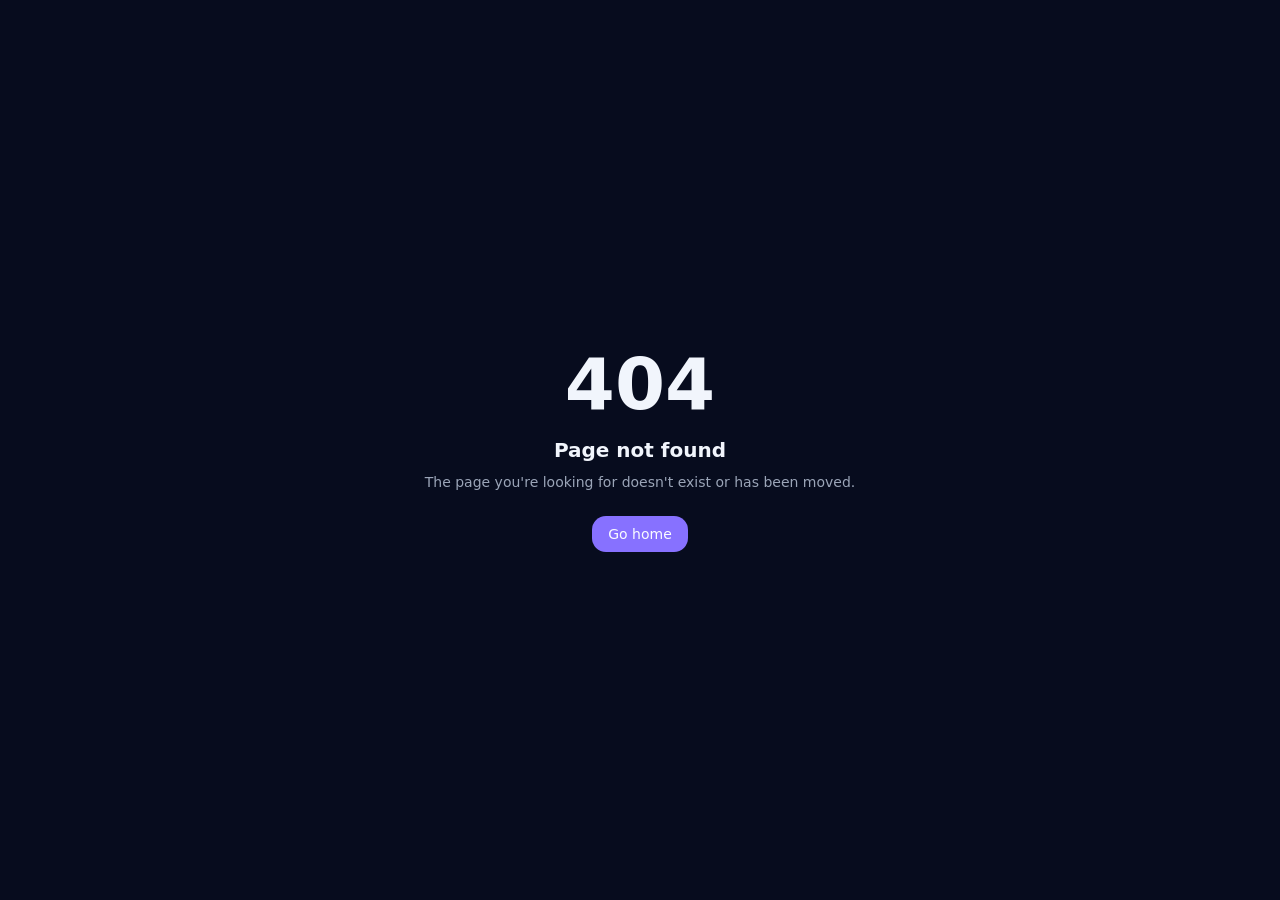
<file: static/paypal-dashboard/index.html>
<!doctype html>
<html lang="en">
  <head>
    <meta charset="UTF-8" />
    <meta name="viewport" content="width=device-width, initial-scale=1.0" />
    <title>Payroll Dashboard</title>
    <script type="module" crossorigin src="/static/paypal-dashboard/assets/index-DvsRJUWZ.js"></script>
    <link rel="stylesheet" crossorigin href="/static/paypal-dashboard/assets/index-XjizOmF6.css">
  </head>
  <body>
    <div id="root"></div>
  </body>
</html>
</file>
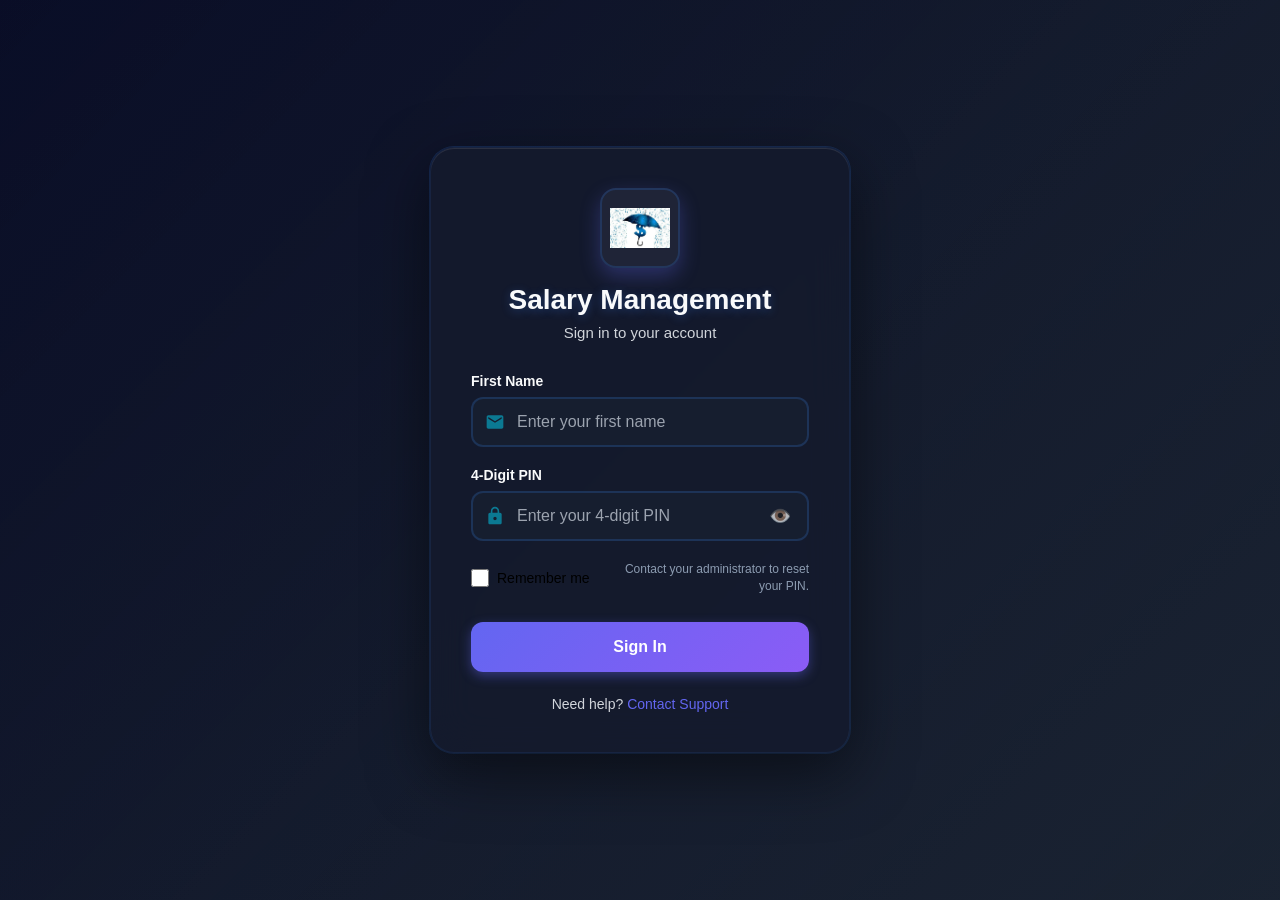
<file: templates/login.html>
<!DOCTYPE html>
<html lang="en">
<head>
    <meta charset="UTF-8">
    <meta name="viewport" content="width=device-width, initial-scale=1.0">
    <meta name="description" content="Salary Management System - Login">
    <title> Login</title>
    <link rel="icon" type="image/jpeg" href="/static/images/logo.jpg">
    <link rel="shortcut icon" type="image/jpeg" href="/static/images/logo.jpg">
    <link rel="apple-touch-icon" href="/static/images/logo.jpg">
    <link rel="manifest" href="/manifest.webmanifest">
    <meta name="theme-color" content="#0b1220">
    <style>
        * {
            margin: 0;
            padding: 0;
            box-sizing: border-box;
        }

        :root {
            --primary-color: #6366f1;
            --primary-dark: #4f46e5;
            --secondary-color: #8b5cf6;
            --accent-color: #ec4899;
            --dark-bg-1: #0a0e27;
            --dark-bg-2: #141b2d;
            --dark-bg-3: #1a2332;
            --chart-blue: #3b82f6;
            --chart-cyan: #06b6d4;
            --chart-purple: #8b5cf6;
            --chart-green: #10b981;
            --text-primary: #f9fafb;
            --text-secondary: #d1d5db;
            --white: #ffffff;
            --shadow: rgba(0, 0, 0, 0.3);
            --shadow-lg: rgba(0, 0, 0, 0.5);
        }

        body {
            font-family: -apple-system, BlinkMacSystemFont, 'Segoe UI', Roboto, 'Helvetica Neue', Arial, sans-serif;
            min-height: 100vh;
            display: flex;
            align-items: center;
            justify-content: center;
            background: linear-gradient(135deg, var(--dark-bg-1) 0%, var(--dark-bg-2) 50%, var(--dark-bg-3) 100%);
            position: relative;
            overflow-x: hidden;
            padding: 20px;
        }

        /* Moving Abstract Video Background */
        .background-animation {
            position: fixed;
            top: 0;
            left: 0;
            width: 100%;
            height: 100%;
            z-index: 0;
            overflow: hidden;
            background: linear-gradient(135deg, var(--dark-bg-1) 0%, var(--dark-bg-2) 50%, var(--dark-bg-3) 100%);
        }

        .background-video {
            position: absolute;
            top: 50%;
            left: 50%;
            min-width: 100%;
            min-height: 100%;
            width: auto;
            height: auto;
            transform: translate(-50%, -50%);
            object-fit: cover;
            opacity: 0.5;
            z-index: 1;
            filter: blur(0px);
            transition: opacity 1s ease-in-out;
        }

        /* Ensure video is ready */
        .background-video.loaded {
            opacity: 0.5;
        }

        /* Overlay for better readability and contrast */
        .video-overlay {
            position: absolute;
            top: 0;
            left: 0;
            width: 100%;
            height: 100%;
            background: linear-gradient(135deg, 
                rgba(10, 14, 39, 0.65) 0%, 
                rgba(20, 27, 45, 0.55) 50%, 
                rgba(26, 35, 50, 0.65) 100%);
            z-index: 2;
            pointer-events: none;
            backdrop-filter: blur(0.5px);
        }

        /* Grid Pattern - Technology Element */
        .grid-pattern {
            position: absolute;
            width: 100%;
            height: 100%;
            background-image: 
                linear-gradient(rgba(59, 130, 246, 0.1) 1px, transparent 1px),
                linear-gradient(90deg, rgba(59, 130, 246, 0.1) 1px, transparent 1px);
            background-size: 50px 50px;
            opacity: 0.3;
            animation: gridMove 20s linear infinite;
        }

        @keyframes gridMove {
            0% {
                transform: translate(0, 0);
            }
            100% {
                transform: translate(50px, 50px);
            }
        }

        /* 3D Bar Charts */
        .chart-bar {
            position: absolute;
            bottom: 0;
            background: linear-gradient(180deg, var(--chart-blue), var(--chart-cyan));
            border-radius: 4px 4px 0 0;
            box-shadow: 
                0 -4px 12px rgba(59, 130, 246, 0.4),
                inset 0 1px 0 rgba(255, 255, 255, 0.1);
            animation: barGrow 3s ease-out;
            transform-style: preserve-3d;
            transform: perspective(1000px) rotateX(5deg);
        }

        .chart-bar::before {
            content: '';
            position: absolute;
            top: 0;
            left: -5px;
            width: 5px;
            height: 100%;
            background: rgba(0, 0, 0, 0.3);
            transform: skewY(45deg);
            transform-origin: right;
        }

        @keyframes barGrow {
            from {
                height: 0;
                opacity: 0;
            }
            to {
                opacity: 1;
            }
        }

        /* Chart Bar Set 1 */
        .bar-group-1 {
            left: 10%;
            bottom: 10%;
            display: flex;
            gap: 8px;
            align-items: flex-end;
        }

        .bar-group-1 .chart-bar:nth-child(1) {
            width: 30px;
            height: 120px;
            animation-delay: 0s;
        }

        .bar-group-1 .chart-bar:nth-child(2) {
            width: 30px;
            height: 180px;
            animation-delay: 0.2s;
        }

        .bar-group-1 .chart-bar:nth-child(3) {
            width: 30px;
            height: 150px;
            animation-delay: 0.4s;
        }

        .bar-group-1 .chart-bar:nth-child(4) {
            width: 30px;
            height: 200px;
            animation-delay: 0.6s;
        }

        .bar-group-1 .chart-bar:nth-child(5) {
            width: 30px;
            height: 140px;
            animation-delay: 0.8s;
        }

        /* Chart Bar Set 2 */
        .bar-group-2 {
            right: 15%;
            bottom: 15%;
            display: flex;
            gap: 8px;
            align-items: flex-end;
        }

        .bar-group-2 .chart-bar {
            background: linear-gradient(180deg, var(--chart-purple), var(--chart-cyan));
        }

        .bar-group-2 .chart-bar:nth-child(1) {
            width: 30px;
            height: 160px;
            animation-delay: 1s;
        }

        .bar-group-2 .chart-bar:nth-child(2) {
            width: 30px;
            height: 100px;
            animation-delay: 1.2s;
        }

        .bar-group-2 .chart-bar:nth-child(3) {
            width: 30px;
            height: 220px;
            animation-delay: 1.4s;
        }

        .bar-group-2 .chart-bar:nth-child(4) {
            width: 30px;
            height: 170px;
            animation-delay: 1.6s;
        }

        /* Line Chart */
        .line-chart {
            position: absolute;
            width: 300px;
            height: 200px;
            top: 20%;
            left: 50%;
            transform: translateX(-50%);
            opacity: 0.6;
        }

        .chart-line {
            position: absolute;
            width: 100%;
            height: 2px;
            background: linear-gradient(90deg, 
                transparent 0%, 
                var(--chart-cyan) 20%,
                var(--chart-blue) 50%,
                var(--chart-purple) 80%,
                transparent 100%);
            box-shadow: 0 0 8px var(--chart-cyan);
            animation: lineDraw 4s ease-in-out infinite;
        }

        .chart-line::before {
            content: '';
            position: absolute;
            width: 8px;
            height: 8px;
            background: var(--chart-cyan);
            border-radius: 50%;
            top: -3px;
            box-shadow: 0 0 12px var(--chart-cyan);
            animation: pointMove 4s ease-in-out infinite;
        }

        @keyframes lineDraw {
            0%, 100% {
                transform: translateY(0) scaleX(0.8);
                opacity: 0.4;
            }
            50% {
                transform: translateY(-20px) scaleX(1);
                opacity: 0.8;
            }
        }

        @keyframes pointMove {
            0% { left: 0%; }
            100% { left: 100%; }
        }

        /* Floating Numbers */
        .floating-number {
            position: absolute;
            color: var(--chart-cyan);
            font-size: 24px;
            font-weight: 700;
            opacity: 0.4;
            text-shadow: 0 0 10px var(--chart-cyan);
            animation: floatNumber 8s ease-in-out infinite;
            font-family: 'Courier New', monospace;
        }

        .floating-number:nth-child(1) {
            top: 15%;
            left: 20%;
            animation-delay: 0s;
        }

        .floating-number:nth-child(2) {
            top: 35%;
            right: 25%;
            animation-delay: 1s;
        }

        .floating-number:nth-child(3) {
            bottom: 30%;
            left: 30%;
            animation-delay: 2s;
        }

        .floating-number:nth-child(4) {
            top: 60%;
            right: 20%;
            animation-delay: 3s;
        }

        @keyframes floatNumber {
            0%, 100% {
                transform: translate(0, 0) scale(1);
                opacity: 0.3;
            }
            50% {
                transform: translate(30px, -40px) scale(1.2);
                opacity: 0.6;
            }
        }

        /* Technology Nodes/Connections */
        .tech-node {
            position: absolute;
            width: 12px;
            height: 12px;
            background: var(--chart-green);
            border-radius: 50%;
            box-shadow: 0 0 15px var(--chart-green);
            animation: nodePulse 3s ease-in-out infinite;
        }

        .tech-node::before {
            content: '';
            position: absolute;
            width: 40px;
            height: 2px;
            background: linear-gradient(90deg, var(--chart-green), transparent);
            top: 50%;
            left: 100%;
            transform: translateY(-50%);
            animation: nodeConnect 3s ease-in-out infinite;
        }

        @keyframes nodePulse {
            0%, 100% {
                transform: scale(1);
                opacity: 0.6;
            }
            50% {
                transform: scale(1.5);
                opacity: 1;
            }
        }

        @keyframes nodeConnect {
            0% {
                opacity: 0;
                transform: translateY(-50%) scaleX(0);
            }
            50% {
                opacity: 0.6;
                transform: translateY(-50%) scaleX(1);
            }
            100% {
                opacity: 0;
                transform: translateY(-50%) scaleX(0);
            }
        }

        /* 3D Perspective Elements */
        .perspective-element {
            position: absolute;
            background: linear-gradient(135deg, rgba(59, 130, 246, 0.2), rgba(139, 92, 246, 0.2));
            border: 1px solid rgba(59, 130, 246, 0.3);
            transform-style: preserve-3d;
            transform: perspective(1000px) rotateY(25deg) rotateX(10deg);
            animation: perspectiveFloat 10s ease-in-out infinite;
        }

        @keyframes perspectiveFloat {
            0%, 100% {
                transform: perspective(1000px) rotateY(25deg) rotateX(10deg) translateZ(0);
            }
            50% {
                transform: perspective(1000px) rotateY(35deg) rotateX(15deg) translateZ(20px);
            }
        }

        /* Animated Background Orbs */
        .bg-orb {
            position: absolute;
            border-radius: 50%;
            filter: blur(60px);
            opacity: 0.3;
            animation: orbFloat 20s ease-in-out infinite;
        }

        .bg-orb.blue {
            width: 300px;
            height: 300px;
            background: var(--chart-blue);
            top: -100px;
            left: -100px;
        }

        .bg-orb.purple {
            width: 250px;
            height: 250px;
            background: var(--chart-purple);
            bottom: -80px;
            right: -80px;
            animation-delay: -10s;
        }

        .bg-orb.cyan {
            width: 200px;
            height: 200px;
            background: var(--chart-cyan);
            top: 50%;
            right: 10%;
            animation-delay: -5s;
        }

        @keyframes orbFloat {
            0%, 100% {
                transform: translate(0, 0) scale(1);
            }
            33% {
                transform: translate(50px, 50px) scale(1.1);
            }
            66% {
                transform: translate(-30px, 80px) scale(0.9);
            }
        }

        /* Tech Node Positions */
        .tech-node:nth-child(1) {
            top: 25%;
            left: 15%;
        }

        .tech-node:nth-child(2) {
            top: 45%;
            right: 20%;
        }

        .tech-node:nth-child(3) {
            bottom: 35%;
            left: 25%;
        }

        .tech-node:nth-child(4) {
            top: 65%;
            right: 15%;
        }

        /* Login Container */
        .login-container {
            position: relative;
            z-index: 10;
            width: 100%;
            max-width: 420px;
            animation: slideUp 0.6s ease-out;
        }

        /* Ensure video plays and is smooth */
        .background-video {
            filter: blur(0px);
            transition: opacity 1s ease-in-out;
        }

        /* Video loading state */
        .background-video[poster] {
            background: linear-gradient(135deg, var(--dark-bg-1) 0%, var(--dark-bg-2) 50%, var(--dark-bg-3) 100%);
        }

        @keyframes slideUp {
            from {
                opacity: 0;
                transform: translateY(30px);
            }
            to {
                opacity: 1;
                transform: translateY(0);
            }
        }

        .login-card {
            background: rgba(20, 27, 45, 0.85);
            backdrop-filter: blur(20px);
            border-radius: 24px;
            box-shadow: 
                0 20px 60px rgba(0, 0, 0, 0.5),
                0 0 0 1px rgba(59, 130, 246, 0.2),
                inset 0 1px 0 rgba(255, 255, 255, 0.1);
            padding: 40px;
            width: 100%;
            border: 1px solid rgba(59, 130, 246, 0.1);
        }

        /* Header */
        .login-header {
            text-align: center;
            margin-bottom: 32px;
        }

        .logo {
            width: 80px;
            height: 80px;
            margin: 0 auto 16px;
            display: flex;
            align-items: center;
            justify-content: center;
            border-radius: 16px;
            overflow: hidden;
            box-shadow: 0 8px 20px rgba(99, 102, 241, 0.3);
            background: rgba(255, 255, 255, 0.05);
            border: 2px solid rgba(59, 130, 246, 0.2);
            transition: all 0.3s ease;
        }

        .logo:hover {
            transform: scale(1.05);
            box-shadow: 0 12px 30px rgba(59, 130, 246, 0.4);
            border-color: rgba(59, 130, 246, 0.4);
        }

        .logo img {
            width: 100%;
            height: 100%;
            object-fit: contain;
            object-position: center;
            padding: 8px;
        }

        .login-header h1 {
            font-size: 28px;
            font-weight: 700;
            color: var(--text-primary);
            margin-bottom: 8px;
            text-shadow: 0 2px 10px rgba(59, 130, 246, 0.3);
        }

        .login-header p {
            font-size: 15px;
            color: var(--text-secondary);
        }

        /* Form */
        .login-form {
            display: flex;
            flex-direction: column;
            gap: 20px;
        }

        .form-group {
            display: flex;
            flex-direction: column;
            gap: 8px;
        }

        .form-label {
            font-size: 14px;
            font-weight: 600;
            color: var(--text-primary);
        }

        .form-input {
            width: 100%;
            padding: 14px 16px;
            font-size: 16px;
            border: 2px solid rgba(59, 130, 246, 0.2);
            border-radius: 12px;
            background: rgba(26, 35, 50, 0.6);
            transition: all 0.3s ease;
            color: var(--text-primary);
        }

        .form-input:focus {
            outline: none;
            border-color: var(--chart-cyan);
            box-shadow: 0 0 0 4px rgba(6, 182, 212, 0.2);
            background: rgba(26, 35, 50, 0.8);
        }

        .form-input::placeholder {
            color: #9ca3af;
        }

        .input-icon {
            position: relative;
        }

        .input-icon .form-input {
            padding-left: 44px;
        }

        .input-icon::before {
            content: '';
            position: absolute;
            left: 14px;
            top: 50%;
            transform: translateY(-50%);
            width: 20px;
            height: 20px;
            background: var(--chart-cyan);
            mask-size: contain;
            mask-repeat: no-repeat;
            mask-position: center;
            z-index: 1;
            opacity: 0.6;
        }

        .input-icon.email::before {
            mask-image: url("data:image/svg+xml,%3Csvg xmlns='http://www.w3.org/2000/svg' viewBox='0 0 24 24' fill='%236b7280'%3E%3Cpath d='M20 4H4c-1.1 0-1.99.9-1.99 2L2 18c0 1.1.9 2 2 2h16c1.1 0 2-.9 2-2V6c0-1.1-.9-2-2-2zm0 4l-8 5-8-5V6l8 5 8-5v2z'/%3E%3C/svg%3E");
        }

        .input-icon.password::before {
            mask-image: url("data:image/svg+xml,%3Csvg xmlns='http://www.w3.org/2000/svg' viewBox='0 0 24 24' fill='%236b7280'%3E%3Cpath d='M18 8h-1V6c0-2.76-2.24-5-5-5S7 3.24 7 6v2H6c-1.1 0-2 .9-2 2v10c0 1.1.9 2 2 2h12c1.1 0 2-.9 2-2V10c0-1.1-.9-2-2-2zm-6 9c-1.1 0-2-.9-2-2s.9-2 2-2 2 .9 2 2-.9 2-2 2zm3.1-9H8.9V6c0-1.71 1.39-3.1 3.1-3.1 1.71 0 3.1 1.39 3.1 3.1v2z'/%3E%3C/svg%3E");
        }

        .role-select {
            width: 100%;
            padding: 14px 16px;
            font-size: 16px;
            border: 2px solid rgba(59, 130, 246, 0.2);
            border-radius: 12px;
            background: rgba(26, 35, 50, 0.6);
            cursor: pointer;
            transition: all 0.3s ease;
            color: var(--text-primary);
            color-scheme: dark;
            appearance: none;
            background-image: url("data:image/svg+xml,%3Csvg xmlns='http://www.w3.org/2000/svg' width='12' height='12' viewBox='0 0 12 12'%3E%3Cpath fill='%2306b6d4' d='M10.293 3.293L6 7.586 1.707 3.293A1 1 0 00.293 4.707l5 5a1 1 0 001.414 0l5-5a1 1 0 10-1.414-1.414z'/%3E%3C/svg%3E");
            background-repeat: no-repeat;
            background-position: right 16px center;
            padding-right: 40px;
        }

        /* Try to keep the dropdown list consistent (browser support varies) */
        .role-select option {
            background-color: rgba(10, 14, 39, 0.98);
            color: #f9fafb;
        }

        .role-select:focus {
            outline: none;
            border-color: var(--chart-cyan);
            box-shadow: 0 0 0 4px rgba(6, 182, 212, 0.2);
            background-color: rgba(26, 35, 50, 0.8);
        }

        .password-toggle {
            position: absolute;
            right: 14px;
            top: 50%;
            transform: translateY(-50%);
            background: none;
            border: none;
            color: var(--chart-cyan);
            cursor: pointer;
            padding: 4px;
            font-size: 18px;
            z-index: 2;
            opacity: 0.7;
            transition: opacity 0.3s ease;
        }

        .password-toggle:hover {
            opacity: 1;
        }

        .password-container {
            position: relative;
        }

        /* Remember Me & helper text */
        .form-options {
            display: flex;
            justify-content: space-between;
            align-items: center;
            font-size: 14px;
        }

        .remember-me {
            display: flex;
            align-items: center;
            gap: 8px;
            cursor: pointer;
        }

        .remember-me input[type="checkbox"] {
            width: 18px;
            height: 18px;
            cursor: pointer;
            accent-color: var(--primary-color);
        }

        .login-hint-secondary {
            color: rgba(148, 163, 184, 0.95);
            font-size: 12px;
            max-width: 55%;
            text-align: right;
            line-height: 1.35;
        }

        /* Submit Button */
        .submit-btn {
            width: 100%;
            padding: 16px;
            font-size: 16px;
            font-weight: 600;
            color: white;
            background: linear-gradient(135deg, var(--primary-color), var(--secondary-color));
            border: none;
            border-radius: 12px;
            cursor: pointer;
            transition: all 0.3s ease;
            box-shadow: 0 4px 12px rgba(99, 102, 241, 0.4);
            margin-top: 8px;
        }

        .submit-btn:hover {
            transform: translateY(-2px);
            box-shadow: 0 6px 20px rgba(99, 102, 241, 0.5);
        }

        .submit-btn:active {
            transform: translateY(0);
        }

        .submit-btn:disabled {
            opacity: 0.6;
            cursor: not-allowed;
            transform: none;
        }

        /* Divider */
        .divider {
            display: flex;
            align-items: center;
            text-align: center;
            margin: 24px 0;
            color: var(--text-secondary);
            font-size: 14px;
        }

        .divider::before,
        .divider::after {
            content: '';
            flex: 1;
            border-bottom: 1px solid #e5e7eb;
        }

        .divider span {
            padding: 0 16px;
        }

        /* Social Login (Optional) */
        .social-login {
            display: flex;
            gap: 12px;
        }

        .social-btn {
            flex: 1;
            padding: 12px;
            border: 2px solid #e5e7eb;
            border-radius: 12px;
            background: white;
            cursor: pointer;
            display: flex;
            align-items: center;
            justify-content: center;
            gap: 8px;
            transition: all 0.3s ease;
            font-size: 14px;
            font-weight: 500;
            color: var(--text-primary);
        }

        .social-btn:hover {
            border-color: var(--primary-color);
            background: #f9fafb;
        }

        /* Footer */
        .login-footer {
            text-align: center;
            margin-top: 24px;
            font-size: 14px;
            color: var(--text-secondary);
        }

        .login-footer a {
            color: var(--primary-color);
            text-decoration: none;
            font-weight: 500;
        }

        .login-footer a:hover {
            text-decoration: underline;
        }

        /* Loading Spinner */
        .spinner {
            display: inline-block;
            width: 16px;
            height: 16px;
            border: 2px solid rgba(255, 255, 255, 0.3);
            border-radius: 50%;
            border-top-color: white;
            animation: spin 0.8s linear infinite;
            margin-right: 8px;
        }

        @keyframes spin {
            to { transform: rotate(360deg); }
        }

        /* Error/Success Messages */
        .message {
            padding: 12px 16px;
            border-radius: 12px;
            font-size: 14px;
            margin-bottom: 20px;
            display: none;
        }

        .message.error {
            background: #fee2e2;
            color: #991b1b;
            border: 1px solid #fecaca;
            display: block;
        }

        .message.success {
            background: #d1fae5;
            color: #065f46;
            border: 1px solid #a7f3d0;
            display: block;
        }

        /* Mobile Optimizations */
        @media (max-width: 480px) {
            body {
                padding: 16px;
            }

            .login-card {
                padding: 32px 24px;
                border-radius: 20px;
            }

            .login-header h1 {
                font-size: 24px;
            }

            /* Video background optimizations for mobile */
            .background-video {
                opacity: 0.3;
                filter: blur(1px);
            }

            .video-overlay {
                background: linear-gradient(135deg, 
                    rgba(10, 14, 39, 0.75) 0%, 
                    rgba(20, 27, 45, 0.7) 50%, 
                    rgba(26, 35, 50, 0.75) 100%);
            }

            .form-input,
            .role-select {
                font-size: 16px; /* Prevents zoom on iOS */
            }

            .submit-btn {
                padding: 14px;
            }

            .social-login {
                flex-direction: column;
            }
        }

        /* Tablet View */
        @media (min-width: 481px) and (max-width: 768px) {
            .login-container {
                max-width: 400px;
            }

            .background-video {
                opacity: 0.45;
            }
        }

        /* Performance optimization - reduce motion for users who prefer it */
        @media (prefers-reduced-motion: reduce) {
            .background-video {
                animation: none;
                opacity: 0.3;
            }
        }

        /* Dark Mode Support */
        @media (prefers-color-scheme: dark) {
            :root {
                --text-primary: #f9fafb;
                --text-secondary: #d1d5db;
            }

            .login-card {
                background: rgba(17, 24, 39, 0.95);
            }

            .form-input,
            .role-select {
                background: #1f2937;
                border-color: #374151;
                color: var(--text-primary);
            }

            .social-btn {
                background: #1f2937;
                border-color: #374151;
                color: var(--text-primary);
            }
        }

        /* Animation for form elements */
        .form-group {
            animation: fadeIn 0.5s ease-out;
            animation-fill-mode: both;
        }

        .form-group:nth-child(1) { animation-delay: 0.1s; }
        .form-group:nth-child(2) { animation-delay: 0.2s; }
        .form-group:nth-child(3) { animation-delay: 0.3s; }
        .form-group:nth-child(4) { animation-delay: 0.4s; }

        @keyframes fadeIn {
            from {
                opacity: 0;
                transform: translateY(10px);
            }
            to {
                opacity: 1;
                transform: translateY(0);
            }
        }
    </style>
</head>
<body>
    <!-- Moving Abstract Video Background -->
    <div class="background-animation">
        <video 
            class="background-video" 
            autoplay 
            loop 
            muted 
            playsinline
            id="backgroundVideo"
        >
            <source src="/static/videos/login_abstract.mp4" type="video/mp4">
            Your browser does not support the video tag.
        </video>
        
        <!-- Overlay for better contrast -->
        <div class="video-overlay"></div>
    </div>

    <!-- Login Container -->
    <div class="login-container">
        <div class="login-card">
            <div class="login-header">
                <div class="logo">
                    <img src="/static/images/logo.jpg" alt="Salary Management System Logo">
                </div>
                <h1>Salary Management</h1>
                <p>Sign in to your account</p>
            </div>

            <!-- Error/Success Message -->
            <div id="message" class="message" role="alert"></div>

            <form class="login-form" id="loginForm">
                <div class="form-group">
                    <label class="form-label" for="firstName">First Name</label>
                    <div class="input-icon email">
                        <input 
                            type="text" 
                            id="firstName" 
                            class="form-input" 
                            placeholder="Enter your first name"
                            required
                            autocomplete="given-name"
                        >
                    </div>
                </div>

                <div class="form-group">
                    <label class="form-label" for="pin">4-Digit PIN</label>
                    <div class="password-container">
                        <div class="input-icon password">
                            <input 
                                type="password" 
                                id="pin" 
                                class="form-input" 
                                placeholder="Enter your 4-digit PIN"
                                inputmode="numeric"
                                pattern="[0-9]{4}"
                                maxlength="4"
                                required
                                autocomplete="off"
                            >
                        </div>
                        <button 
                            type="button" 
                            class="password-toggle" 
                            onclick="togglePassword()"
                            aria-label="Toggle PIN visibility"
                        >
                            👁️
                        </button>
                    </div>
                    
                </div>

                <div class="form-options">
                    <label class="remember-me">
                        <input type="checkbox" id="rememberMe">
                        <span>Remember me</span>
                    </label>
                    <span class="login-hint-secondary">Contact your administrator to reset your PIN.</span>
                </div>

                <button type="submit" class="submit-btn" id="submitBtn">
                    Sign In
                </button>
            </form>

            <div class="login-footer">
                <p>Need help? <a href="mailto:support@company.com">Contact Support</a></p>
            </div>
        </div>
    </div>

    <script>
        // Toggle PIN visibility
        function togglePassword() {
            const pinInput = document.getElementById('pin');
            const toggleBtn = pinInput.nextElementSibling?.querySelector('.password-toggle') || 
                           document.querySelector('.password-toggle');
            
            if (pinInput.type === 'password') {
                pinInput.type = 'text';
                toggleBtn.textContent = '🙈';
            } else {
                pinInput.type = 'password';
                toggleBtn.textContent = '👁️';
            }
        }

        // Handle form submission (PIN-based login with role routing)
        async function handleLogin(event) {
            event.preventDefault();
            
            const submitBtn = document.getElementById('submitBtn');
            const messageDiv = document.getElementById('message');
            
            // Get form values - support both new PIN-based and admin fallback
            const firstName = document.getElementById('firstName')?.value.trim() || document.getElementById('employeeId')?.value.trim() || '';
            const pin = document.getElementById('pin')?.value || document.getElementById('password')?.value || '';
            const rememberMe = document.getElementById('rememberMe').checked;

            // Check if using admin fallback (username/password fields)
            const username = document.getElementById('employeeId')?.value.trim();
            const password = document.getElementById('password')?.value;

            // Disable button and show loading
            submitBtn.disabled = true;
            submitBtn.innerHTML = '<span class="spinner"></span>Signing in...';
            
            // Clear previous messages
            messageDiv.className = 'message';
            messageDiv.textContent = '';

            const API_BASE = window.location.origin.startsWith('http')
                ? window.location.origin
                : 'http://localhost:8000';

            // Prepare payload
            let payload = {};
            if (username && password) {
                // Admin fallback mode
                payload = { username, password };
            } else if (firstName && pin) {
                // PIN-based login
                const pinInt = parseInt(pin, 10);
                if (isNaN(pinInt) || pin.length !== 4) {
                    showMessage('PIN must be a 4-digit number.', 'error');
                    submitBtn.disabled = false;
                    submitBtn.textContent = 'Sign In';
                    return;
                }
                payload = { first_name: firstName, pin: pinInt };
            } else {
                showMessage('Please enter your first name and PIN.', 'error');
                submitBtn.disabled = false;
                submitBtn.textContent = 'Sign In';
                return;
            }

            try {
                const response = await fetch(`${API_BASE}/api/login`, {
                    method: 'POST',
                    headers: { 'Content-Type': 'application/json' },
                    body: JSON.stringify(payload),
                });

                const data = await response.json();

                if (!response.ok) {
                    throw new Error(data.detail || 'Login failed. Please check your credentials.');
                }

                if (data.success) {
                    showMessage('Login successful! Redirecting...', 'success');
                    
                    // Store user info
                    if (rememberMe) {
                        localStorage.setItem('rememberMe', 'true');
                        localStorage.setItem('userFirstName', data.first_name);
                        localStorage.setItem('userRole', data.role);
                        localStorage.setItem('employeeId', data.employee_id || '');
                    } else {
                        localStorage.removeItem('rememberMe');
                        localStorage.removeItem('userFirstName');
                        localStorage.removeItem('userRole');
                        localStorage.removeItem('employeeId');
                    }
                    
                    // Store session info
                    sessionStorage.setItem('loggedIn', 'true');
                    sessionStorage.setItem('userFirstName', data.first_name);
                    sessionStorage.setItem('userRole', data.role);
                    sessionStorage.setItem('employeeId', data.employee_id || '');
                    
                    // Redirect to appropriate dashboard
                    setTimeout(() => {
                        window.location.href = data.dashboard || '/login';
                    }, 800);
                } else {
                    throw new Error('Login failed. Please check your credentials.');
                }
            } catch (error) {
                console.error('Login error:', error);
                showMessage(error.message || 'Login failed. Please check your credentials.', 'error');
                submitBtn.disabled = false;
                submitBtn.textContent = 'Sign In';
            }
        }

        // Show message
        function showMessage(text, type) {
            const messageDiv = document.getElementById('message');
            if (!messageDiv) return;
            
            messageDiv.textContent = text;
            messageDiv.className = `message ${type}`;
            
            if (type === 'success') {
                setTimeout(() => {
                    messageDiv.className = 'message';
                    messageDiv.textContent = '';
                }, 3000);
            }
        }

        // Check for remembered admin user and attach form handler
        window.addEventListener('DOMContentLoaded', () => {
            // Check for authentication error messages from dashboard redirects
            const authError = sessionStorage.getItem('authError');
            if (authError) {
                // Display the error message
                const messageDiv = document.getElementById('message');
                if (messageDiv) {
                    messageDiv.className = 'message error';
                    messageDiv.textContent = authError;
                    messageDiv.style.display = 'block';
                }
                // Clear the error message from storage after displaying it
                sessionStorage.removeItem('authError');
            } else {
                // Only clear messages if there's no auth error
                const messageDiv = document.getElementById('message');
                if (messageDiv) {
                    messageDiv.className = 'message';
                    messageDiv.textContent = '';
                    messageDiv.style.display = 'none';
                }
            }

            // Attach form submission handler
            const loginForm = document.getElementById('loginForm');
            if (loginForm) {
                loginForm.addEventListener('submit', handleLogin);
            }

            if (localStorage.getItem('rememberMe') === 'true') {
                const savedUsername = localStorage.getItem('adminUsername');
                if (savedUsername) {
                    document.getElementById('employeeId').value = savedUsername;
                    document.getElementById('rememberMe').checked = true;
                }
            }

            // Auto-focus first input on mobile
            if (window.innerWidth <= 480) {
                document.getElementById('employeeId').focus();
            }
        });

        // Handle viewport changes for mobile
        window.addEventListener('orientationchange', () => {
            setTimeout(() => {
                window.scrollTo(0, 0);
            }, 100);
        });

        // Enhanced video background with smooth playback
        document.addEventListener('DOMContentLoaded', () => {
            const backgroundVideo = document.getElementById('backgroundVideo');
            
            if (backgroundVideo) {
                // Ensure video plays
                backgroundVideo.play().catch(error => {
                    console.log('Video autoplay prevented:', error);
                    // Try playing again after user interaction
                    document.addEventListener('click', () => {
                        backgroundVideo.play().catch(e => console.log('Video play failed:', e));
                    }, { once: true });
                });

                // Handle video loaded event
                backgroundVideo.addEventListener('loadeddata', () => {
                    backgroundVideo.classList.add('loaded');
                    backgroundVideo.style.opacity = '0.5';
                });

                // Handle video errors
                backgroundVideo.addEventListener('error', (e) => {
                    console.error('Video loading error:', e);
                    // Fallback to gradient background if video fails
                    document.querySelector('.background-animation').style.background = 
                        'linear-gradient(135deg, var(--dark-bg-1) 0%, var(--dark-bg-2) 50%, var(--dark-bg-3) 100%)';
                });

                // Subtle parallax effect on mouse move
                let mouseX = 0;
                let mouseY = 0;
                
                document.addEventListener('mousemove', (e) => {
                    mouseX = (e.clientX / window.innerWidth - 0.5) * 5;
                    mouseY = (e.clientY / window.innerHeight - 0.5) * 5;
                    
                    // Subtle video position shift for parallax
                    backgroundVideo.style.transform = `translate(calc(-50% + ${mouseX}px), calc(-50% + ${mouseY}px)) scale(1.05)`;
                });

                // Reset on mouse leave
                document.addEventListener('mouseleave', () => {
                    backgroundVideo.style.transform = 'translate(-50%, -50%) scale(1)';
                });

                // Adjust video opacity on login card hover
                const loginCard = document.querySelector('.login-card');
                if (loginCard) {
                    loginCard.addEventListener('mouseenter', () => {
                        backgroundVideo.style.opacity = '0.4';
                        document.querySelector('.video-overlay').style.opacity = '0.8';
                    });

                    loginCard.addEventListener('mouseleave', () => {
                        backgroundVideo.style.opacity = '0.5';
                        document.querySelector('.video-overlay').style.opacity = '1';
                    });
                }
            }
        });

        // Optimize video for mobile devices
        if (/Android|webOS|iPhone|iPad|iPod|BlackBerry|IEMobile|Opera Mini/i.test(navigator.userAgent)) {
            document.addEventListener('DOMContentLoaded', () => {
                const backgroundVideo = document.getElementById('backgroundVideo');
                if (backgroundVideo) {
                    // Reduce video quality/opacity on mobile for better performance
                    backgroundVideo.style.opacity = '0.3';
                    
                    // Prevent parallax on mobile for better performance
                    document.removeEventListener('mousemove', () => {});
                }
            });
        }
    </script>
    <script>
        (function () {
            if (!("serviceWorker" in navigator)) return;
            window.addEventListener("load", () => {
                navigator.serviceWorker.register("/service-worker.js").catch(() => {});
            });
        })();
    </script>
</body>
</html>
</file>
<file: static/paypal-dashboard/assets/index-XjizOmF6.css>
html[dir=ltr],[data-sonner-toaster][dir=ltr]{--toast-icon-margin-start: -3px;--toast-icon-margin-end: 4px;--toast-svg-margin-start: -1px;--toast-svg-margin-end: 0px;--toast-button-margin-start: auto;--toast-button-margin-end: 0;--toast-close-button-start: 0;--toast-close-button-end: unset;--toast-close-button-transform: translate(-35%, -35%)}html[dir=rtl],[data-sonner-toaster][dir=rtl]{--toast-icon-margin-start: 4px;--toast-icon-margin-end: -3px;--toast-svg-margin-start: 0px;--toast-svg-margin-end: -1px;--toast-button-margin-start: 0;--toast-button-margin-end: auto;--toast-close-button-start: unset;--toast-close-button-end: 0;--toast-close-button-transform: translate(35%, -35%)}[data-sonner-toaster]{position:fixed;width:var(--width);font-family:ui-sans-serif,system-ui,-apple-system,BlinkMacSystemFont,Segoe UI,Roboto,Helvetica Neue,Arial,Noto Sans,sans-serif,Apple Color Emoji,Segoe UI Emoji,Segoe UI Symbol,Noto Color Emoji;--gray1: hsl(0, 0%, 99%);--gray2: hsl(0, 0%, 97.3%);--gray3: hsl(0, 0%, 95.1%);--gray4: hsl(0, 0%, 93%);--gray5: hsl(0, 0%, 90.9%);--gray6: hsl(0, 0%, 88.7%);--gray7: hsl(0, 0%, 85.8%);--gray8: hsl(0, 0%, 78%);--gray9: hsl(0, 0%, 56.1%);--gray10: hsl(0, 0%, 52.3%);--gray11: hsl(0, 0%, 43.5%);--gray12: hsl(0, 0%, 9%);--border-radius: 8px;box-sizing:border-box;padding:0;margin:0;list-style:none;outline:none;z-index:999999999;transition:transform .4s ease}@media(hover:none)and (pointer:coarse){[data-sonner-toaster][data-lifted=true]{transform:none}}[data-sonner-toaster][data-x-position=right]{right:var(--offset-right)}[data-sonner-toaster][data-x-position=left]{left:var(--offset-left)}[data-sonner-toaster][data-x-position=center]{left:50%;transform:translate(-50%)}[data-sonner-toaster][data-y-position=top]{top:var(--offset-top)}[data-sonner-toaster][data-y-position=bottom]{bottom:var(--offset-bottom)}[data-sonner-toast]{--y: translateY(100%);--lift-amount: calc(var(--lift) * var(--gap));z-index:var(--z-index);position:absolute;opacity:0;transform:var(--y);touch-action:none;transition:transform .4s,opacity .4s,height .4s,box-shadow .2s;box-sizing:border-box;outline:none;overflow-wrap:anywhere}[data-sonner-toast][data-styled=true]{padding:16px;background:var(--normal-bg);border:1px solid var(--normal-border);color:var(--normal-text);border-radius:var(--border-radius);box-shadow:0 4px 12px #0000001a;width:var(--width);font-size:13px;display:flex;align-items:center;gap:6px}[data-sonner-toast]:focus-visible{box-shadow:0 4px 12px #0000001a,0 0 0 2px #0003}[data-sonner-toast][data-y-position=top]{top:0;--y: translateY(-100%);--lift: 1;--lift-amount: calc(1 * var(--gap))}[data-sonner-toast][data-y-position=bottom]{bottom:0;--y: translateY(100%);--lift: -1;--lift-amount: calc(var(--lift) * var(--gap))}[data-sonner-toast][data-styled=true] [data-description]{font-weight:400;line-height:1.4;color:#3f3f3f}[data-rich-colors=true][data-sonner-toast][data-styled=true] [data-description]{color:inherit}[data-sonner-toaster][data-sonner-theme=dark] [data-description]{color:#e8e8e8}[data-sonner-toast][data-styled=true] [data-title]{font-weight:500;line-height:1.5;color:inherit}[data-sonner-toast][data-styled=true] [data-icon]{display:flex;height:16px;width:16px;position:relative;justify-content:flex-start;align-items:center;flex-shrink:0;margin-left:var(--toast-icon-margin-start);margin-right:var(--toast-icon-margin-end)}[data-sonner-toast][data-promise=true] [data-icon]>svg{opacity:0;transform:scale(.8);transform-origin:center;animation:sonner-fade-in .3s ease forwards}[data-sonner-toast][data-styled=true] [data-icon]>*{flex-shrink:0}[data-sonner-toast][data-styled=true] [data-icon] svg{margin-left:var(--toast-svg-margin-start);margin-right:var(--toast-svg-margin-end)}[data-sonner-toast][data-styled=true] [data-content]{display:flex;flex-direction:column;gap:2px}[data-sonner-toast][data-styled=true] [data-button]{border-radius:4px;padding-left:8px;padding-right:8px;height:24px;font-size:12px;color:var(--normal-bg);background:var(--normal-text);margin-left:var(--toast-button-margin-start);margin-right:var(--toast-button-margin-end);border:none;font-weight:500;cursor:pointer;outline:none;display:flex;align-items:center;flex-shrink:0;transition:opacity .4s,box-shadow .2s}[data-sonner-toast][data-styled=true] [data-button]:focus-visible{box-shadow:0 0 0 2px #0006}[data-sonner-toast][data-styled=true] [data-button]:first-of-type{margin-left:var(--toast-button-margin-start);margin-right:var(--toast-button-margin-end)}[data-sonner-toast][data-styled=true] [data-cancel]{color:var(--normal-text);background:#00000014}[data-sonner-toaster][data-sonner-theme=dark] [data-sonner-toast][data-styled=true] [data-cancel]{background:#ffffff4d}[data-sonner-toast][data-styled=true] [data-close-button]{position:absolute;left:var(--toast-close-button-start);right:var(--toast-close-button-end);top:0;height:20px;width:20px;display:flex;justify-content:center;align-items:center;padding:0;color:var(--gray12);background:var(--normal-bg);border:1px solid var(--gray4);transform:var(--toast-close-button-transform);border-radius:50%;cursor:pointer;z-index:1;transition:opacity .1s,background .2s,border-color .2s}[data-sonner-toast][data-styled=true] [data-close-button]:focus-visible{box-shadow:0 4px 12px #0000001a,0 0 0 2px #0003}[data-sonner-toast][data-styled=true] [data-disabled=true]{cursor:not-allowed}[data-sonner-toast][data-styled=true]:hover [data-close-button]:hover{background:var(--gray2);border-color:var(--gray5)}[data-sonner-toast][data-swiping=true]:before{content:"";position:absolute;left:-100%;right:-100%;height:100%;z-index:-1}[data-sonner-toast][data-y-position=top][data-swiping=true]:before{bottom:50%;transform:scaleY(3) translateY(50%)}[data-sonner-toast][data-y-position=bottom][data-swiping=true]:before{top:50%;transform:scaleY(3) translateY(-50%)}[data-sonner-toast][data-swiping=false][data-removed=true]:before{content:"";position:absolute;inset:0;transform:scaleY(2)}[data-sonner-toast][data-expanded=true]:after{content:"";position:absolute;left:0;height:calc(var(--gap) + 1px);bottom:100%;width:100%}[data-sonner-toast][data-mounted=true]{--y: translateY(0);opacity:1}[data-sonner-toast][data-expanded=false][data-front=false]{--scale: var(--toasts-before) * .05 + 1;--y: translateY(calc(var(--lift-amount) * var(--toasts-before))) scale(calc(-1 * var(--scale)));height:var(--front-toast-height)}[data-sonner-toast]>*{transition:opacity .4s}[data-sonner-toast][data-x-position=right]{right:0}[data-sonner-toast][data-x-position=left]{left:0}[data-sonner-toast][data-expanded=false][data-front=false][data-styled=true]>*{opacity:0}[data-sonner-toast][data-visible=false]{opacity:0;pointer-events:none}[data-sonner-toast][data-mounted=true][data-expanded=true]{--y: translateY(calc(var(--lift) * var(--offset)));height:var(--initial-height)}[data-sonner-toast][data-removed=true][data-front=true][data-swipe-out=false]{--y: translateY(calc(var(--lift) * -100%));opacity:0}[data-sonner-toast][data-removed=true][data-front=false][data-swipe-out=false][data-expanded=true]{--y: translateY(calc(var(--lift) * var(--offset) + var(--lift) * -100%));opacity:0}[data-sonner-toast][data-removed=true][data-front=false][data-swipe-out=false][data-expanded=false]{--y: translateY(40%);opacity:0;transition:transform .5s,opacity .2s}[data-sonner-toast][data-removed=true][data-front=false]:before{height:calc(var(--initial-height) + 20%)}[data-sonner-toast][data-swiping=true]{transform:var(--y) translateY(var(--swipe-amount-y, 0px)) translate(var(--swipe-amount-x, 0px));transition:none}[data-sonner-toast][data-swiped=true]{-webkit-user-select:none;user-select:none}[data-sonner-toast][data-swipe-out=true][data-y-position=bottom],[data-sonner-toast][data-swipe-out=true][data-y-position=top]{animation-duration:.2s;animation-timing-function:ease-out;animation-fill-mode:forwards}[data-sonner-toast][data-swipe-out=true][data-swipe-direction=left]{animation-name:swipe-out-left}[data-sonner-toast][data-swipe-out=true][data-swipe-direction=right]{animation-name:swipe-out-right}[data-sonner-toast][data-swipe-out=true][data-swipe-direction=up]{animation-name:swipe-out-up}[data-sonner-toast][data-swipe-out=true][data-swipe-direction=down]{animation-name:swipe-out-down}@keyframes swipe-out-left{0%{transform:var(--y) translate(var(--swipe-amount-x));opacity:1}to{transform:var(--y) translate(calc(var(--swipe-amount-x) - 100%));opacity:0}}@keyframes swipe-out-right{0%{transform:var(--y) translate(var(--swipe-amount-x));opacity:1}to{transform:var(--y) translate(calc(var(--swipe-amount-x) + 100%));opacity:0}}@keyframes swipe-out-up{0%{transform:var(--y) translateY(var(--swipe-amount-y));opacity:1}to{transform:var(--y) translateY(calc(var(--swipe-amount-y) - 100%));opacity:0}}@keyframes swipe-out-down{0%{transform:var(--y) translateY(var(--swipe-amount-y));opacity:1}to{transform:var(--y) translateY(calc(var(--swipe-amount-y) + 100%));opacity:0}}@media(max-width:600px){[data-sonner-toaster]{position:fixed;right:var(--mobile-offset-right);left:var(--mobile-offset-left);width:100%}[data-sonner-toaster][dir=rtl]{left:calc(var(--mobile-offset-left) * -1)}[data-sonner-toaster] [data-sonner-toast]{left:0;right:0;width:calc(100% - var(--mobile-offset-left) * 2)}[data-sonner-toaster][data-x-position=left]{left:var(--mobile-offset-left)}[data-sonner-toaster][data-y-position=bottom]{bottom:var(--mobile-offset-bottom)}[data-sonner-toaster][data-y-position=top]{top:var(--mobile-offset-top)}[data-sonner-toaster][data-x-position=center]{left:var(--mobile-offset-left);right:var(--mobile-offset-right);transform:none}}[data-sonner-toaster][data-sonner-theme=light]{--normal-bg: #fff;--normal-border: var(--gray4);--normal-text: var(--gray12);--success-bg: hsl(143, 85%, 96%);--success-border: hsl(145, 92%, 87%);--success-text: hsl(140, 100%, 27%);--info-bg: hsl(208, 100%, 97%);--info-border: hsl(221, 91%, 93%);--info-text: hsl(210, 92%, 45%);--warning-bg: hsl(49, 100%, 97%);--warning-border: hsl(49, 91%, 84%);--warning-text: hsl(31, 92%, 45%);--error-bg: hsl(359, 100%, 97%);--error-border: hsl(359, 100%, 94%);--error-text: hsl(360, 100%, 45%)}[data-sonner-toaster][data-sonner-theme=light] [data-sonner-toast][data-invert=true]{--normal-bg: #000;--normal-border: hsl(0, 0%, 20%);--normal-text: var(--gray1)}[data-sonner-toaster][data-sonner-theme=dark] [data-sonner-toast][data-invert=true]{--normal-bg: #fff;--normal-border: var(--gray3);--normal-text: var(--gray12)}[data-sonner-toaster][data-sonner-theme=dark]{--normal-bg: #000;--normal-bg-hover: hsl(0, 0%, 12%);--normal-border: hsl(0, 0%, 20%);--normal-border-hover: hsl(0, 0%, 25%);--normal-text: var(--gray1);--success-bg: hsl(150, 100%, 6%);--success-border: hsl(147, 100%, 12%);--success-text: hsl(150, 86%, 65%);--info-bg: hsl(215, 100%, 6%);--info-border: hsl(223, 43%, 17%);--info-text: hsl(216, 87%, 65%);--warning-bg: hsl(64, 100%, 6%);--warning-border: hsl(60, 100%, 9%);--warning-text: hsl(46, 87%, 65%);--error-bg: hsl(358, 76%, 10%);--error-border: hsl(357, 89%, 16%);--error-text: hsl(358, 100%, 81%)}[data-sonner-toaster][data-sonner-theme=dark] [data-sonner-toast] [data-close-button]{background:var(--normal-bg);border-color:var(--normal-border);color:var(--normal-text)}[data-sonner-toaster][data-sonner-theme=dark] [data-sonner-toast] [data-close-button]:hover{background:var(--normal-bg-hover);border-color:var(--normal-border-hover)}[data-rich-colors=true][data-sonner-toast][data-type=success],[data-rich-colors=true][data-sonner-toast][data-type=success] [data-close-button]{background:var(--success-bg);border-color:var(--success-border);color:var(--success-text)}[data-rich-colors=true][data-sonner-toast][data-type=info],[data-rich-colors=true][data-sonner-toast][data-type=info] [data-close-button]{background:var(--info-bg);border-color:var(--info-border);color:var(--info-text)}[data-rich-colors=true][data-sonner-toast][data-type=warning],[data-rich-colors=true][data-sonner-toast][data-type=warning] [data-close-button]{background:var(--warning-bg);border-color:var(--warning-border);color:var(--warning-text)}[data-rich-colors=true][data-sonner-toast][data-type=error],[data-rich-colors=true][data-sonner-toast][data-type=error] [data-close-button]{background:var(--error-bg);border-color:var(--error-border);color:var(--error-text)}.sonner-loading-wrapper{--size: 16px;height:var(--size);width:var(--size);position:absolute;inset:0;z-index:10}.sonner-loading-wrapper[data-visible=false]{transform-origin:center;animation:sonner-fade-out .2s ease forwards}.sonner-spinner{position:relative;top:50%;left:50%;height:var(--size);width:var(--size)}.sonner-loading-bar{animation:sonner-spin 1.2s linear infinite;background:var(--gray11);border-radius:6px;height:8%;left:-10%;position:absolute;top:-3.9%;width:24%}.sonner-loading-bar:nth-child(1){animation-delay:-1.2s;transform:rotate(.0001deg) translate(146%)}.sonner-loading-bar:nth-child(2){animation-delay:-1.1s;transform:rotate(30deg) translate(146%)}.sonner-loading-bar:nth-child(3){animation-delay:-1s;transform:rotate(60deg) translate(146%)}.sonner-loading-bar:nth-child(4){animation-delay:-.9s;transform:rotate(90deg) translate(146%)}.sonner-loading-bar:nth-child(5){animation-delay:-.8s;transform:rotate(120deg) translate(146%)}.sonner-loading-bar:nth-child(6){animation-delay:-.7s;transform:rotate(150deg) translate(146%)}.sonner-loading-bar:nth-child(7){animation-delay:-.6s;transform:rotate(180deg) translate(146%)}.sonner-loading-bar:nth-child(8){animation-delay:-.5s;transform:rotate(210deg) translate(146%)}.sonner-loading-bar:nth-child(9){animation-delay:-.4s;transform:rotate(240deg) translate(146%)}.sonner-loading-bar:nth-child(10){animation-delay:-.3s;transform:rotate(270deg) translate(146%)}.sonner-loading-bar:nth-child(11){animation-delay:-.2s;transform:rotate(300deg) translate(146%)}.sonner-loading-bar:nth-child(12){animation-delay:-.1s;transform:rotate(330deg) translate(146%)}@keyframes sonner-fade-in{0%{opacity:0;transform:scale(.8)}to{opacity:1;transform:scale(1)}}@keyframes sonner-fade-out{0%{opacity:1;transform:scale(1)}to{opacity:0;transform:scale(.8)}}@keyframes sonner-spin{0%{opacity:1}to{opacity:.15}}@media(prefers-reduced-motion){[data-sonner-toast],[data-sonner-toast]>*,.sonner-loading-bar{transition:none!important;animation:none!important}}.sonner-loader{position:absolute;top:50%;left:50%;transform:translate(-50%,-50%);transform-origin:center;transition:opacity .2s,transform .2s}.sonner-loader[data-visible=false]{opacity:0;transform:scale(.8) translate(-50%,-50%)}@layer properties{@supports (((-webkit-hyphens:none)) and (not (margin-trim:inline))) or ((-moz-orient:inline) and (not (color:rgb(from red r g b)))){*,:before,:after,::backdrop{--tw-translate-x:0;--tw-translate-y:0;--tw-translate-z:0;--tw-rotate-x:initial;--tw-rotate-y:initial;--tw-rotate-z:initial;--tw-skew-x:initial;--tw-skew-y:initial;--tw-space-y-reverse:0;--tw-space-x-reverse:0;--tw-divide-y-reverse:0;--tw-border-style:solid;--tw-leading:initial;--tw-font-weight:initial;--tw-tracking:initial;--tw-ordinal:initial;--tw-slashed-zero:initial;--tw-numeric-figure:initial;--tw-numeric-spacing:initial;--tw-numeric-fraction:initial;--tw-shadow:0 0 #0000;--tw-shadow-color:initial;--tw-shadow-alpha:100%;--tw-inset-shadow:0 0 #0000;--tw-inset-shadow-color:initial;--tw-inset-shadow-alpha:100%;--tw-ring-color:initial;--tw-ring-shadow:0 0 #0000;--tw-inset-ring-color:initial;--tw-inset-ring-shadow:0 0 #0000;--tw-ring-inset:initial;--tw-ring-offset-width:0px;--tw-ring-offset-color:#fff;--tw-ring-offset-shadow:0 0 #0000;--tw-outline-style:solid;--tw-duration:initial;--tw-ease:initial;--tw-content:"";--tw-animation-delay:0s;--tw-animation-direction:normal;--tw-animation-duration:initial;--tw-animation-fill-mode:none;--tw-animation-iteration-count:1;--tw-enter-blur:0;--tw-enter-opacity:1;--tw-enter-rotate:0;--tw-enter-scale:1;--tw-enter-translate-x:0;--tw-enter-translate-y:0;--tw-exit-blur:0;--tw-exit-opacity:1;--tw-exit-rotate:0;--tw-exit-scale:1;--tw-exit-translate-x:0;--tw-exit-translate-y:0}}}@layer theme{:root,:host{--font-sans:ui-sans-serif, system-ui, sans-serif, "Apple Color Emoji", "Segoe UI Emoji", "Segoe UI Symbol", "Noto Color Emoji";--font-mono:ui-monospace, SFMono-Regular, Menlo, Monaco, Consolas, "Liberation Mono", "Courier New", monospace;--color-black:#000;--spacing:.25rem;--container-sm:24rem;--container-md:28rem;--container-lg:32rem;--text-xs:.75rem;--text-xs--line-height:calc(1 / .75);--text-sm:.875rem;--text-sm--line-height:calc(1.25 / .875);--text-base:1rem;--text-base--line-height: 1.5 ;--text-lg:1.125rem;--text-lg--line-height:calc(1.75 / 1.125);--text-xl:1.25rem;--text-xl--line-height:calc(1.75 / 1.25);--text-2xl:1.5rem;--text-2xl--line-height:calc(2 / 1.5);--text-7xl:4.5rem;--text-7xl--line-height:1;--font-weight-normal:400;--font-weight-medium:500;--font-weight-semibold:600;--font-weight-bold:700;--tracking-tight:-.025em;--tracking-wider:.05em;--tracking-widest:.1em;--leading-relaxed:1.625;--ease-in-out:cubic-bezier(.4, 0, .2, 1);--animate-pulse:pulse 2s cubic-bezier(.4, 0, .6, 1) infinite;--aspect-video:16 / 9;--default-transition-duration:.15s;--default-transition-timing-function:cubic-bezier(.4, 0, .2, 1);--default-font-family:var(--font-sans);--default-mono-font-family:var(--font-mono);--color-background:var(--background);--color-foreground:var(--foreground);--color-primary:var(--primary);--color-muted-foreground:var(--muted-foreground);--color-border:var(--border);--color-input:var(--input)}}@layer base{*,:after,:before,::backdrop{box-sizing:border-box;border:0 solid;margin:0;padding:0}::file-selector-button{box-sizing:border-box;border:0 solid;margin:0;padding:0}html,:host{-webkit-text-size-adjust:100%;tab-size:4;line-height:1.5;font-family:var(--default-font-family,ui-sans-serif, system-ui, sans-serif, "Apple Color Emoji", "Segoe UI Emoji", "Segoe UI Symbol", "Noto Color Emoji");font-feature-settings:var(--default-font-feature-settings,normal);font-variation-settings:var(--default-font-variation-settings,normal);-webkit-tap-highlight-color:transparent}hr{height:0;color:inherit;border-top-width:1px}abbr:where([title]){-webkit-text-decoration:underline dotted;text-decoration:underline dotted}h1,h2,h3,h4,h5,h6{font-size:inherit;font-weight:inherit}a{color:inherit;-webkit-text-decoration:inherit;text-decoration:inherit}b,strong{font-weight:bolder}code,kbd,samp,pre{font-family:var(--default-mono-font-family,ui-monospace, SFMono-Regular, Menlo, Monaco, Consolas, "Liberation Mono", "Courier New", monospace);font-feature-settings:var(--default-mono-font-feature-settings,normal);font-variation-settings:var(--default-mono-font-variation-settings,normal);font-size:1em}small{font-size:80%}sub,sup{vertical-align:baseline;font-size:75%;line-height:0;position:relative}sub{bottom:-.25em}sup{top:-.5em}table{text-indent:0;border-color:inherit;border-collapse:collapse}:-moz-focusring{outline:auto}progress{vertical-align:baseline}summary{display:list-item}ol,ul,menu{list-style:none}img,svg,video,canvas,audio,iframe,embed,object{vertical-align:middle;display:block}img,video{max-width:100%;height:auto}button,input,select,optgroup,textarea{font:inherit;font-feature-settings:inherit;font-variation-settings:inherit;letter-spacing:inherit;color:inherit;opacity:1;background-color:#0000;border-radius:0}::file-selector-button{font:inherit;font-feature-settings:inherit;font-variation-settings:inherit;letter-spacing:inherit;color:inherit;opacity:1;background-color:#0000;border-radius:0}:where(select:is([multiple],[size])) optgroup{font-weight:bolder}:where(select:is([multiple],[size])) optgroup option{padding-inline-start:20px}::file-selector-button{margin-inline-end:4px}::placeholder{opacity:1}@supports (not ((-webkit-appearance:-apple-pay-button))) or (contain-intrinsic-size:1px){::placeholder{color:currentColor}@supports (color:color-mix(in lab,red,red)){::placeholder{color:color-mix(in oklab,currentcolor 50%,transparent)}}}textarea{resize:vertical}::-webkit-search-decoration{-webkit-appearance:none}::-webkit-date-and-time-value{min-height:1lh;text-align:inherit}::-webkit-datetime-edit{display:inline-flex}::-webkit-datetime-edit-fields-wrapper{padding:0}::-webkit-datetime-edit{padding-block:0}::-webkit-datetime-edit-year-field{padding-block:0}::-webkit-datetime-edit-month-field{padding-block:0}::-webkit-datetime-edit-day-field{padding-block:0}::-webkit-datetime-edit-hour-field{padding-block:0}::-webkit-datetime-edit-minute-field{padding-block:0}::-webkit-datetime-edit-second-field{padding-block:0}::-webkit-datetime-edit-millisecond-field{padding-block:0}::-webkit-datetime-edit-meridiem-field{padding-block:0}::-webkit-calendar-picker-indicator{line-height:1}:-moz-ui-invalid{box-shadow:none}button,input:where([type=button],[type=reset],[type=submit]){appearance:button}::file-selector-button{appearance:button}::-webkit-inner-spin-button{height:auto}::-webkit-outer-spin-button{height:auto}[hidden]:where(:not([hidden=until-found])){display:none!important}*{border-color:var(--color-border)}body{background-color:var(--color-background);color:var(--color-foreground)}}@layer components{.input{background-color:var(--color-input);width:100%;color:var(--color-foreground);border:1px solid var(--color-border);border-radius:.875rem;outline:none;padding:.625rem .875rem;font-size:.875rem;transition:border-color .15s,box-shadow .15s}.input::placeholder{color:var(--color-muted-foreground)}.input:focus{border-color:var(--color-primary);box-shadow:0 0 0 3px var(--color-primary)}@supports (color:color-mix(in lab,red,red)){.input:focus{box-shadow:0 0 0 3px color-mix(in oklab,var(--color-primary) 25%,transparent)}}}@layer utilities{.pointer-events-none{pointer-events:none}.invisible{visibility:hidden}.sr-only{clip-path:inset(50%);white-space:nowrap;border-width:0;width:1px;height:1px;margin:-1px;padding:0;position:absolute;overflow:hidden}.absolute{position:absolute}.fixed{position:fixed}.relative{position:relative}.inset-0{inset:calc(var(--spacing) * 0)}.inset-x-0{inset-inline:calc(var(--spacing) * 0)}.inset-y-0{inset-block:calc(var(--spacing) * 0)}.start{inset-inline-start:var(--spacing)}.-top-12{top:calc(var(--spacing) * -12)}.top-0{top:calc(var(--spacing) * 0)}.top-1\.5{top:calc(var(--spacing) * 1.5)}.top-1\/2{top:50%}.top-2{top:calc(var(--spacing) * 2)}.top-3\.5{top:calc(var(--spacing) * 3.5)}.top-4{top:calc(var(--spacing) * 4)}.top-\[1px\]{top:1px}.top-\[50\%\]{top:50%}.top-\[60\%\]{top:60%}.top-full{top:100%}.-right-12{right:calc(var(--spacing) * -12)}.right-0{right:calc(var(--spacing) * 0)}.right-1{right:calc(var(--spacing) * 1)}.right-2{right:calc(var(--spacing) * 2)}.right-3{right:calc(var(--spacing) * 3)}.right-4{right:calc(var(--spacing) * 4)}.-bottom-12{bottom:calc(var(--spacing) * -12)}.bottom-0{bottom:calc(var(--spacing) * 0)}.-left-12{left:calc(var(--spacing) * -12)}.left-0{left:calc(var(--spacing) * 0)}.left-1\/2{left:50%}.left-2{left:calc(var(--spacing) * 2)}.left-\[50\%\]{left:50%}.z-10{z-index:10}.z-20{z-index:20}.z-50{z-index:50}.z-\[1\]{z-index:1}.-mx-1{margin-inline:calc(var(--spacing) * -1)}.mx-2{margin-inline:calc(var(--spacing) * 2)}.mx-3\.5{margin-inline:calc(var(--spacing) * 3.5)}.mx-auto{margin-inline:auto}.my-0\.5{margin-block:calc(var(--spacing) * .5)}.my-1{margin-block:calc(var(--spacing) * 1)}.-mt-2{margin-top:calc(var(--spacing) * -2)}.-mt-3{margin-top:calc(var(--spacing) * -3)}.-mt-4{margin-top:calc(var(--spacing) * -4)}.mt-0\.5{margin-top:calc(var(--spacing) * .5)}.mt-1{margin-top:calc(var(--spacing) * 1)}.mt-1\.5{margin-top:calc(var(--spacing) * 1.5)}.mt-2{margin-top:calc(var(--spacing) * 2)}.mt-3{margin-top:calc(var(--spacing) * 3)}.mt-4{margin-top:calc(var(--spacing) * 4)}.mt-6{margin-top:calc(var(--spacing) * 6)}.mt-24{margin-top:calc(var(--spacing) * 24)}.mt-auto{margin-top:auto}.mr-2{margin-right:calc(var(--spacing) * 2)}.mb-1{margin-bottom:calc(var(--spacing) * 1)}.mb-2{margin-bottom:calc(var(--spacing) * 2)}.mb-3{margin-bottom:calc(var(--spacing) * 3)}.mb-4{margin-bottom:calc(var(--spacing) * 4)}.mb-6{margin-bottom:calc(var(--spacing) * 6)}.-ml-4{margin-left:calc(var(--spacing) * -4)}.ml-1{margin-left:calc(var(--spacing) * 1)}.ml-auto{margin-left:auto}.block{display:block}.flex{display:flex}.grid{display:grid}.hidden{display:none}.inline-flex{display:inline-flex}.table{display:table}.aspect-square{aspect-ratio:1}.aspect-video{aspect-ratio:var(--aspect-video)}.size-\(--cell-size\){width:var(--cell-size);height:var(--cell-size)}.size-4{width:calc(var(--spacing) * 4);height:calc(var(--spacing) * 4)}.h-\(--cell-size\){height:var(--cell-size)}.h-1\.5{height:calc(var(--spacing) * 1.5)}.h-2{height:calc(var(--spacing) * 2)}.h-2\.5{height:calc(var(--spacing) * 2.5)}.h-3{height:calc(var(--spacing) * 3)}.h-3\.5{height:calc(var(--spacing) * 3.5)}.h-4{height:calc(var(--spacing) * 4)}.h-5{height:calc(var(--spacing) * 5)}.h-6{height:calc(var(--spacing) * 6)}.h-7{height:calc(var(--spacing) * 7)}.h-8{height:calc(var(--spacing) * 8)}.h-9{height:calc(var(--spacing) * 9)}.h-10{height:calc(var(--spacing) * 10)}.h-12{height:calc(var(--spacing) * 12)}.h-16{height:calc(var(--spacing) * 16)}.h-\[1\.125rem\]{height:1.125rem}.h-\[1px\]{height:1px}.h-\[var\(--radix-navigation-menu-viewport-height\)\]{height:var(--radix-navigation-menu-viewport-height)}.h-\[var\(--radix-select-trigger-height\)\]{height:var(--radix-select-trigger-height)}.h-auto{height:auto}.h-full{height:100%}.h-px{height:1px}.h-svh{height:100svh}.max-h-\(--radix-context-menu-content-available-height\){max-height:var(--radix-context-menu-content-available-height)}.max-h-\(--radix-select-content-available-height\){max-height:var(--radix-select-content-available-height)}.max-h-40{max-height:calc(var(--spacing) * 40)}.max-h-64{max-height:calc(var(--spacing) * 64)}.max-h-\[300px\]{max-height:300px}.max-h-\[var\(--radix-dropdown-menu-content-available-height\)\]{max-height:var(--radix-dropdown-menu-content-available-height)}.min-h-0{min-height:calc(var(--spacing) * 0)}.min-h-\[60px\]{min-height:60px}.min-h-screen{min-height:100vh}.min-h-svh{min-height:100svh}.w-\(--cell-size\){width:var(--cell-size)}.w-\(--sidebar-width\){width:var(--sidebar-width)}.w-0{width:calc(var(--spacing) * 0)}.w-1{width:calc(var(--spacing) * 1)}.w-2{width:calc(var(--spacing) * 2)}.w-2\.5{width:calc(var(--spacing) * 2.5)}.w-3{width:calc(var(--spacing) * 3)}.w-3\.5{width:calc(var(--spacing) * 3.5)}.w-3\/4{width:75%}.w-4{width:calc(var(--spacing) * 4)}.w-5{width:calc(var(--spacing) * 5)}.w-7{width:calc(var(--spacing) * 7)}.w-8{width:calc(var(--spacing) * 8)}.w-9{width:calc(var(--spacing) * 9)}.w-10{width:calc(var(--spacing) * 10)}.w-12{width:calc(var(--spacing) * 12)}.w-16{width:calc(var(--spacing) * 16)}.w-32{width:calc(var(--spacing) * 32)}.w-64{width:calc(var(--spacing) * 64)}.w-72{width:calc(var(--spacing) * 72)}.w-\[1px\]{width:1px}.w-\[100px\]{width:100px}.w-auto{width:auto}.w-fit{width:fit-content}.w-full{width:100%}.w-max{width:max-content}.w-px{width:1px}.max-w-\(--skeleton-width\){max-width:var(--skeleton-width)}.max-w-lg{max-width:var(--container-lg)}.max-w-max{max-width:max-content}.max-w-md{max-width:var(--container-md)}.min-w-\(--cell-size\){min-width:var(--cell-size)}.min-w-0{min-width:calc(var(--spacing) * 0)}.min-w-5{min-width:calc(var(--spacing) * 5)}.min-w-8{min-width:calc(var(--spacing) * 8)}.min-w-9{min-width:calc(var(--spacing) * 9)}.min-w-10{min-width:calc(var(--spacing) * 10)}.min-w-\[1\.125rem\]{min-width:1.125rem}.min-w-\[8rem\]{min-width:8rem}.min-w-\[12rem\]{min-width:12rem}.min-w-\[var\(--radix-select-trigger-width\)\]{min-width:var(--radix-select-trigger-width)}.flex-1{flex:1}.shrink-0{flex-shrink:0}.grow{flex-grow:1}.grow-0{flex-grow:0}.basis-full{flex-basis:100%}.caption-bottom{caption-side:bottom}.border-collapse{border-collapse:collapse}.origin-\(--radix-context-menu-content-transform-origin\){transform-origin:var(--radix-context-menu-content-transform-origin)}.origin-\(--radix-dropdown-menu-content-transform-origin\){transform-origin:var(--radix-dropdown-menu-content-transform-origin)}.origin-\(--radix-hover-card-content-transform-origin\){transform-origin:var(--radix-hover-card-content-transform-origin)}.origin-\(--radix-menubar-content-transform-origin\){transform-origin:var(--radix-menubar-content-transform-origin)}.origin-\(--radix-popover-content-transform-origin\){transform-origin:var(--radix-popover-content-transform-origin)}.origin-\(--radix-select-content-transform-origin\){transform-origin:var(--radix-select-content-transform-origin)}.origin-\(--radix-tooltip-content-transform-origin\){transform-origin:var(--radix-tooltip-content-transform-origin)}.-translate-x-1\/2{--tw-translate-x: -50% ;translate:var(--tw-translate-x) var(--tw-translate-y)}.-translate-x-px{--tw-translate-x:-1px;translate:var(--tw-translate-x) var(--tw-translate-y)}.translate-x-\[-50\%\]{--tw-translate-x:-50%;translate:var(--tw-translate-x) var(--tw-translate-y)}.translate-x-px{--tw-translate-x:1px;translate:var(--tw-translate-x) var(--tw-translate-y)}.-translate-y-1\/2{--tw-translate-y: -50% ;translate:var(--tw-translate-x) var(--tw-translate-y)}.translate-y-\[-50\%\]{--tw-translate-y:-50%;translate:var(--tw-translate-x) var(--tw-translate-y)}.rotate-45{rotate:45deg}.rotate-90{rotate:90deg}.transform{transform:var(--tw-rotate-x,) var(--tw-rotate-y,) var(--tw-rotate-z,) var(--tw-skew-x,) var(--tw-skew-y,)}.animate-caret-blink{animation:1.25s ease-out infinite caret-blink}.animate-in{animation:enter var(--tw-animation-duration,var(--tw-duration,.15s))var(--tw-ease,ease)var(--tw-animation-delay,0s)var(--tw-animation-iteration-count,1)var(--tw-animation-direction,normal)var(--tw-animation-fill-mode,none)}.animate-pulse{animation:var(--animate-pulse)}.cursor-default{cursor:default}.cursor-pointer{cursor:pointer}.touch-none{touch-action:none}.resize-none{resize:none}.list-none{list-style-type:none}.grid-cols-2{grid-template-columns:repeat(2,minmax(0,1fr))}.grid-cols-3{grid-template-columns:repeat(3,minmax(0,1fr))}.flex-col{flex-direction:column}.flex-col-reverse{flex-direction:column-reverse}.flex-row{flex-direction:row}.flex-wrap{flex-wrap:wrap}.place-content-center{place-content:center}.items-center{align-items:center}.items-end{align-items:flex-end}.items-start{align-items:flex-start}.items-stretch{align-items:stretch}.justify-between{justify-content:space-between}.justify-center{justify-content:center}.justify-end{justify-content:flex-end}.gap-1{gap:calc(var(--spacing) * 1)}.gap-1\.5{gap:calc(var(--spacing) * 1.5)}.gap-2{gap:calc(var(--spacing) * 2)}.gap-3{gap:calc(var(--spacing) * 3)}.gap-4{gap:calc(var(--spacing) * 4)}:where(.space-y-1\.5>:not(:last-child)){--tw-space-y-reverse:0;margin-block-start:calc(calc(var(--spacing) * 1.5) * var(--tw-space-y-reverse));margin-block-end:calc(calc(var(--spacing) * 1.5) * calc(1 - var(--tw-space-y-reverse)))}:where(.space-y-2>:not(:last-child)){--tw-space-y-reverse:0;margin-block-start:calc(calc(var(--spacing) * 2) * var(--tw-space-y-reverse));margin-block-end:calc(calc(var(--spacing) * 2) * calc(1 - var(--tw-space-y-reverse)))}:where(.space-y-3>:not(:last-child)){--tw-space-y-reverse:0;margin-block-start:calc(calc(var(--spacing) * 3) * var(--tw-space-y-reverse));margin-block-end:calc(calc(var(--spacing) * 3) * calc(1 - var(--tw-space-y-reverse)))}:where(.space-y-4>:not(:last-child)){--tw-space-y-reverse:0;margin-block-start:calc(calc(var(--spacing) * 4) * var(--tw-space-y-reverse));margin-block-end:calc(calc(var(--spacing) * 4) * calc(1 - var(--tw-space-y-reverse)))}:where(.space-x-1>:not(:last-child)){--tw-space-x-reverse:0;margin-inline-start:calc(calc(var(--spacing) * 1) * var(--tw-space-x-reverse));margin-inline-end:calc(calc(var(--spacing) * 1) * calc(1 - var(--tw-space-x-reverse)))}:where(.divide-y>:not(:last-child)){--tw-divide-y-reverse:0;border-bottom-style:var(--tw-border-style);border-top-style:var(--tw-border-style);border-top-width:calc(1px * var(--tw-divide-y-reverse));border-bottom-width:calc(1px * calc(1 - var(--tw-divide-y-reverse)))}:where(.divide-border>:not(:last-child)){border-color:var(--border)}.truncate{text-overflow:ellipsis;white-space:nowrap;overflow:hidden}.overflow-auto{overflow:auto}.overflow-hidden{overflow:hidden}.overflow-x-hidden{overflow-x:hidden}.overflow-y-auto{overflow-y:auto}.rounded-2xl{border-radius:calc(var(--radius) + 8px)}.rounded-\[2px\]{border-radius:2px}.rounded-\[inherit\]{border-radius:inherit}.rounded-full{border-radius:3.40282e38px}.rounded-lg{border-radius:var(--radius)}.rounded-md{border-radius:calc(var(--radius) - 2px)}.rounded-none{border-radius:0}.rounded-sm{border-radius:calc(var(--radius) - 4px)}.rounded-xl{border-radius:calc(var(--radius) + 4px)}.rounded-t-\[10px\]{border-top-left-radius:10px;border-top-right-radius:10px}.rounded-l-md{border-top-left-radius:calc(var(--radius) - 2px);border-bottom-left-radius:calc(var(--radius) - 2px)}.rounded-tl-sm{border-top-left-radius:calc(var(--radius) - 4px)}.rounded-r-md{border-top-right-radius:calc(var(--radius) - 2px);border-bottom-right-radius:calc(var(--radius) - 2px)}.border{border-style:var(--tw-border-style);border-width:1px}.border-2{border-style:var(--tw-border-style);border-width:2px}.border-\[1\.5px\]{border-style:var(--tw-border-style);border-width:1.5px}.border-y{border-block-style:var(--tw-border-style);border-block-width:1px}.border-t{border-top-style:var(--tw-border-style);border-top-width:1px}.border-r{border-right-style:var(--tw-border-style);border-right-width:1px}.border-b{border-bottom-style:var(--tw-border-style);border-bottom-width:1px}.border-l{border-left-style:var(--tw-border-style);border-left-width:1px}.border-dashed{--tw-border-style:dashed;border-style:dashed}.border-\(--color-border\){border-color:var(--color-border)}.border-border,.border-border\/50{border-color:var(--border)}@supports (color:color-mix(in lab,red,red)){.border-border\/50{border-color:color-mix(in oklab,var(--border) 50%,transparent)}}.border-destructive\/50{border-color:var(--destructive)}@supports (color:color-mix(in lab,red,red)){.border-destructive\/50{border-color:color-mix(in oklab,var(--destructive) 50%,transparent)}}.border-input{border-color:var(--input)}.border-primary,.border-primary\/20{border-color:var(--primary)}@supports (color:color-mix(in lab,red,red)){.border-primary\/20{border-color:color-mix(in oklab,var(--primary) 20%,transparent)}}.border-primary\/30{border-color:var(--primary)}@supports (color:color-mix(in lab,red,red)){.border-primary\/30{border-color:color-mix(in oklab,var(--primary) 30%,transparent)}}.border-primary\/35{border-color:var(--primary)}@supports (color:color-mix(in lab,red,red)){.border-primary\/35{border-color:color-mix(in oklab,var(--primary) 35%,transparent)}}.border-primary\/50{border-color:var(--primary)}@supports (color:color-mix(in lab,red,red)){.border-primary\/50{border-color:color-mix(in oklab,var(--primary) 50%,transparent)}}.border-sidebar-border{border-color:var(--sidebar-border)}.border-transparent{border-color:#0000}.border-t-transparent{border-top-color:#0000}.border-l-transparent{border-left-color:#0000}.bg-\(--color-bg\){background-color:var(--color-bg)}.bg-accent{background-color:var(--accent)}.bg-background,.bg-background\/30{background-color:var(--background)}@supports (color:color-mix(in lab,red,red)){.bg-background\/30{background-color:color-mix(in oklab,var(--background) 30%,transparent)}}.bg-black\/80{background-color:#000c}@supports (color:color-mix(in lab,red,red)){.bg-black\/80{background-color:color-mix(in oklab,var(--color-black) 80%,transparent)}}.bg-border{background-color:var(--border)}.bg-card{background-color:var(--card)}.bg-destructive,.bg-destructive\/10{background-color:var(--destructive)}@supports (color:color-mix(in lab,red,red)){.bg-destructive\/10{background-color:color-mix(in oklab,var(--destructive) 10%,transparent)}}.bg-foreground{background-color:var(--foreground)}.bg-muted,.bg-muted\/20{background-color:var(--muted)}@supports (color:color-mix(in lab,red,red)){.bg-muted\/20{background-color:color-mix(in oklab,var(--muted) 20%,transparent)}}.bg-muted\/30{background-color:var(--muted)}@supports (color:color-mix(in lab,red,red)){.bg-muted\/30{background-color:color-mix(in oklab,var(--muted) 30%,transparent)}}.bg-muted\/40{background-color:var(--muted)}@supports (color:color-mix(in lab,red,red)){.bg-muted\/40{background-color:color-mix(in oklab,var(--muted) 40%,transparent)}}.bg-muted\/50{background-color:var(--muted)}@supports (color:color-mix(in lab,red,red)){.bg-muted\/50{background-color:color-mix(in oklab,var(--muted) 50%,transparent)}}.bg-popover{background-color:var(--popover)}.bg-primary,.bg-primary\/10{background-color:var(--primary)}@supports (color:color-mix(in lab,red,red)){.bg-primary\/10{background-color:color-mix(in oklab,var(--primary) 10%,transparent)}}.bg-primary\/12{background-color:var(--primary)}@supports (color:color-mix(in lab,red,red)){.bg-primary\/12{background-color:color-mix(in oklab,var(--primary) 12%,transparent)}}.bg-primary\/15{background-color:var(--primary)}@supports (color:color-mix(in lab,red,red)){.bg-primary\/15{background-color:color-mix(in oklab,var(--primary) 15%,transparent)}}.bg-primary\/20{background-color:var(--primary)}@supports (color:color-mix(in lab,red,red)){.bg-primary\/20{background-color:color-mix(in oklab,var(--primary) 20%,transparent)}}.bg-secondary{background-color:var(--secondary)}.bg-sidebar{background-color:var(--sidebar)}.bg-sidebar-border{background-color:var(--sidebar-border)}.bg-transparent{background-color:#0000}.fill-current{fill:currentColor}.fill-primary{fill:var(--primary)}.p-0{padding:calc(var(--spacing) * 0)}.p-1{padding:calc(var(--spacing) * 1)}.p-2{padding:calc(var(--spacing) * 2)}.p-2\.5{padding:calc(var(--spacing) * 2.5)}.p-3{padding:calc(var(--spacing) * 3)}.p-4{padding:calc(var(--spacing) * 4)}.p-5{padding:calc(var(--spacing) * 5)}.p-6{padding:calc(var(--spacing) * 6)}.p-\[1px\]{padding:1px}.px-\(--cell-size\){padding-inline:var(--cell-size)}.px-0{padding-inline:calc(var(--spacing) * 0)}.px-1{padding-inline:calc(var(--spacing) * 1)}.px-1\.5{padding-inline:calc(var(--spacing) * 1.5)}.px-2{padding-inline:calc(var(--spacing) * 2)}.px-2\.5{padding-inline:calc(var(--spacing) * 2.5)}.px-3{padding-inline:calc(var(--spacing) * 3)}.px-4{padding-inline:calc(var(--spacing) * 4)}.px-5{padding-inline:calc(var(--spacing) * 5)}.px-8{padding-inline:calc(var(--spacing) * 8)}.py-0{padding-block:calc(var(--spacing) * 0)}.py-0\.5{padding-block:calc(var(--spacing) * .5)}.py-1{padding-block:calc(var(--spacing) * 1)}.py-1\.5{padding-block:calc(var(--spacing) * 1.5)}.py-2{padding-block:calc(var(--spacing) * 2)}.py-3{padding-block:calc(var(--spacing) * 3)}.py-4{padding-block:calc(var(--spacing) * 4)}.py-6{padding-block:calc(var(--spacing) * 6)}.py-12{padding-block:calc(var(--spacing) * 12)}.pt-0{padding-top:calc(var(--spacing) * 0)}.pt-1{padding-top:calc(var(--spacing) * 1)}.pt-3{padding-top:calc(var(--spacing) * 3)}.pt-4{padding-top:calc(var(--spacing) * 4)}.pt-10{padding-top:calc(var(--spacing) * 10)}.pr-1{padding-right:calc(var(--spacing) * 1)}.pr-2{padding-right:calc(var(--spacing) * 2)}.pr-2\.5{padding-right:calc(var(--spacing) * 2.5)}.pr-8{padding-right:calc(var(--spacing) * 8)}.pb-3{padding-bottom:calc(var(--spacing) * 3)}.pb-4{padding-bottom:calc(var(--spacing) * 4)}.pb-6{padding-bottom:calc(var(--spacing) * 6)}.pb-24{padding-bottom:calc(var(--spacing) * 24)}.pl-2{padding-left:calc(var(--spacing) * 2)}.pl-2\.5{padding-left:calc(var(--spacing) * 2.5)}.pl-4{padding-left:calc(var(--spacing) * 4)}.pl-8{padding-left:calc(var(--spacing) * 8)}.text-center{text-align:center}.text-left{text-align:left}.text-right{text-align:right}.align-middle{vertical-align:middle}.font-mono{font-family:var(--font-mono)}.text-2xl{font-size:var(--text-2xl);line-height:var(--tw-leading,var(--text-2xl--line-height))}.text-7xl{font-size:var(--text-7xl);line-height:var(--tw-leading,var(--text-7xl--line-height))}.text-base{font-size:var(--text-base);line-height:var(--tw-leading,var(--text-base--line-height))}.text-lg{font-size:var(--text-lg);line-height:var(--tw-leading,var(--text-lg--line-height))}.text-sm{font-size:var(--text-sm);line-height:var(--tw-leading,var(--text-sm--line-height))}.text-xl{font-size:var(--text-xl);line-height:var(--tw-leading,var(--text-xl--line-height))}.text-xs{font-size:var(--text-xs);line-height:var(--tw-leading,var(--text-xs--line-height))}.text-\[0\.8rem\]{font-size:.8rem}.text-\[9px\]{font-size:9px}.text-\[10px\]{font-size:10px}.text-\[11px\]{font-size:11px}.leading-none{--tw-leading:1;line-height:1}.font-bold{--tw-font-weight:var(--font-weight-bold);font-weight:var(--font-weight-bold)}.font-medium{--tw-font-weight:var(--font-weight-medium);font-weight:var(--font-weight-medium)}.font-normal{--tw-font-weight:var(--font-weight-normal);font-weight:var(--font-weight-normal)}.font-semibold{--tw-font-weight:var(--font-weight-semibold);font-weight:var(--font-weight-semibold)}.tracking-\[0\.4em\]{--tw-tracking:.4em;letter-spacing:.4em}.tracking-tight{--tw-tracking:var(--tracking-tight);letter-spacing:var(--tracking-tight)}.tracking-wider{--tw-tracking:var(--tracking-wider);letter-spacing:var(--tracking-wider)}.tracking-widest{--tw-tracking:var(--tracking-widest);letter-spacing:var(--tracking-widest)}.break-words{overflow-wrap:break-word}.whitespace-nowrap{white-space:nowrap}.text-\[oklch\(0\.7_0\.17_160\)\]{color:#00bb7b;color:oklch(70% .17 160)}.text-\[oklch\(0\.78_0\.16_75\)\]{color:#f2a618}.text-accent-foreground{color:var(--accent-foreground)}.text-card-foreground{color:var(--card-foreground)}.text-current{color:currentColor}.text-destructive{color:var(--destructive)}.text-destructive-foreground{color:var(--destructive-foreground)}.text-foreground{color:var(--foreground)}.text-muted-foreground{color:var(--muted-foreground)}.text-popover-foreground{color:var(--popover-foreground)}.text-primary{color:var(--primary)}.text-primary-foreground{color:var(--primary-foreground)}.text-secondary-foreground{color:var(--secondary-foreground)}.text-sidebar-foreground,.text-sidebar-foreground\/70{color:var(--sidebar-foreground)}@supports (color:color-mix(in lab,red,red)){.text-sidebar-foreground\/70{color:color-mix(in oklab,var(--sidebar-foreground) 70%,transparent)}}.capitalize{text-transform:capitalize}.uppercase{text-transform:uppercase}.tabular-nums{--tw-numeric-spacing:tabular-nums;font-variant-numeric:var(--tw-ordinal,) var(--tw-slashed-zero,) var(--tw-numeric-figure,) var(--tw-numeric-spacing,) var(--tw-numeric-fraction,)}.underline-offset-4{text-underline-offset:4px}.opacity-0{opacity:0}.opacity-50{opacity:.5}.opacity-60{opacity:.6}.opacity-70{opacity:.7}.shadow{--tw-shadow:0 1px 3px 0 var(--tw-shadow-color,#0000001a), 0 1px 2px -1px var(--tw-shadow-color,#0000001a);box-shadow:var(--tw-inset-shadow),var(--tw-inset-ring-shadow),var(--tw-ring-offset-shadow),var(--tw-ring-shadow),var(--tw-shadow)}.shadow-\[0_0_0_1px_var\(--sidebar-border\)\]{--tw-shadow:0 0 0 1px var(--tw-shadow-color,var(--sidebar-border));box-shadow:var(--tw-inset-shadow),var(--tw-inset-ring-shadow),var(--tw-ring-offset-shadow),var(--tw-ring-shadow),var(--tw-shadow)}.shadow-\[var\(--shadow-elevated\)\]{--tw-shadow:var(--shadow-elevated);box-shadow:var(--tw-inset-shadow),var(--tw-inset-ring-shadow),var(--tw-ring-offset-shadow),var(--tw-ring-shadow),var(--tw-shadow)}.shadow-lg{--tw-shadow:0 10px 15px -3px var(--tw-shadow-color,#0000001a), 0 4px 6px -4px var(--tw-shadow-color,#0000001a);box-shadow:var(--tw-inset-shadow),var(--tw-inset-ring-shadow),var(--tw-ring-offset-shadow),var(--tw-ring-shadow),var(--tw-shadow)}.shadow-md{--tw-shadow:0 4px 6px -1px var(--tw-shadow-color,#0000001a), 0 2px 4px -2px var(--tw-shadow-color,#0000001a);box-shadow:var(--tw-inset-shadow),var(--tw-inset-ring-shadow),var(--tw-ring-offset-shadow),var(--tw-ring-shadow),var(--tw-shadow)}.shadow-none{--tw-shadow:0 0 #0000;box-shadow:var(--tw-inset-shadow),var(--tw-inset-ring-shadow),var(--tw-ring-offset-shadow),var(--tw-ring-shadow),var(--tw-shadow)}.shadow-sm{--tw-shadow:0 1px 3px 0 var(--tw-shadow-color,#0000001a), 0 1px 2px -1px var(--tw-shadow-color,#0000001a);box-shadow:var(--tw-inset-shadow),var(--tw-inset-ring-shadow),var(--tw-ring-offset-shadow),var(--tw-ring-shadow),var(--tw-shadow)}.shadow-xl{--tw-shadow:0 20px 25px -5px var(--tw-shadow-color,#0000001a), 0 8px 10px -6px var(--tw-shadow-color,#0000001a);box-shadow:var(--tw-inset-shadow),var(--tw-inset-ring-shadow),var(--tw-ring-offset-shadow),var(--tw-ring-shadow),var(--tw-shadow)}.shadow-xs{--tw-shadow:0 1px 2px 0 var(--tw-shadow-color,#0000000d);box-shadow:var(--tw-inset-shadow),var(--tw-inset-ring-shadow),var(--tw-ring-offset-shadow),var(--tw-ring-shadow),var(--tw-shadow)}.ring-0{--tw-ring-shadow:var(--tw-ring-inset,) 0 0 0 calc(0px + var(--tw-ring-offset-width)) var(--tw-ring-color,currentcolor);box-shadow:var(--tw-inset-shadow),var(--tw-inset-ring-shadow),var(--tw-ring-offset-shadow),var(--tw-ring-shadow),var(--tw-shadow)}.ring-1{--tw-ring-shadow:var(--tw-ring-inset,) 0 0 0 calc(1px + var(--tw-ring-offset-width)) var(--tw-ring-color,currentcolor);box-shadow:var(--tw-inset-shadow),var(--tw-inset-ring-shadow),var(--tw-ring-offset-shadow),var(--tw-ring-shadow),var(--tw-shadow)}.ring-ring{--tw-ring-color:var(--ring)}.ring-sidebar-ring{--tw-ring-color:var(--sidebar-ring)}.ring-offset-background{--tw-ring-offset-color:var(--background)}.outline{outline-style:var(--tw-outline-style);outline-width:1px}.transition{transition-property:color,background-color,border-color,outline-color,text-decoration-color,fill,stroke,--tw-gradient-from,--tw-gradient-via,--tw-gradient-to,opacity,box-shadow,transform,translate,scale,rotate,filter,-webkit-backdrop-filter,backdrop-filter,display,content-visibility,overlay,pointer-events;transition-timing-function:var(--tw-ease,var(--default-transition-timing-function));transition-duration:var(--tw-duration,var(--default-transition-duration))}.transition-\[left\,right\,width\]{transition-property:left,right,width;transition-timing-function:var(--tw-ease,var(--default-transition-timing-function));transition-duration:var(--tw-duration,var(--default-transition-duration))}.transition-\[margin\,opacity\]{transition-property:margin,opacity;transition-timing-function:var(--tw-ease,var(--default-transition-timing-function));transition-duration:var(--tw-duration,var(--default-transition-duration))}.transition-\[width\,height\,padding\]{transition-property:width,height,padding;transition-timing-function:var(--tw-ease,var(--default-transition-timing-function));transition-duration:var(--tw-duration,var(--default-transition-duration))}.transition-\[width\]{transition-property:width;transition-timing-function:var(--tw-ease,var(--default-transition-timing-function));transition-duration:var(--tw-duration,var(--default-transition-duration))}.transition-all{transition-property:all;transition-timing-function:var(--tw-ease,var(--default-transition-timing-function));transition-duration:var(--tw-duration,var(--default-transition-duration))}.transition-colors{transition-property:color,background-color,border-color,outline-color,text-decoration-color,fill,stroke,--tw-gradient-from,--tw-gradient-via,--tw-gradient-to;transition-timing-function:var(--tw-ease,var(--default-transition-timing-function));transition-duration:var(--tw-duration,var(--default-transition-duration))}.transition-opacity{transition-property:opacity;transition-timing-function:var(--tw-ease,var(--default-transition-timing-function));transition-duration:var(--tw-duration,var(--default-transition-duration))}.transition-transform{transition-property:transform,translate,scale,rotate;transition-timing-function:var(--tw-ease,var(--default-transition-timing-function));transition-duration:var(--tw-duration,var(--default-transition-duration))}.duration-200{--tw-duration:.2s;transition-duration:.2s}.duration-300{--tw-duration:.3s;transition-duration:.3s}.duration-1000{--tw-duration:1s;transition-duration:1s}.ease-in-out{--tw-ease:var(--ease-in-out);transition-timing-function:var(--ease-in-out)}.ease-linear{--tw-ease:linear;transition-timing-function:linear}.fade-in-0{--tw-enter-opacity:0}.outline-none{--tw-outline-style:none;outline-style:none}.select-none{-webkit-user-select:none;user-select:none}.zoom-in-95{--tw-enter-scale:.95}.\[--cell-size\:2rem\]{--cell-size:2rem}.group-focus-within\/menu-item\:opacity-100:is(:where(.group\/menu-item):focus-within *){opacity:1}@media(hover:hover){.group-hover\/menu-item\:opacity-100:is(:where(.group\/menu-item):hover *){opacity:1}}.group-has-\[\[data-sidebar\=menu-action\]\]\/menu-item\:pr-8:is(:where(.group\/menu-item):has([data-sidebar=menu-action]) *){padding-right:calc(var(--spacing) * 8)}.group-data-\[collapsible\=icon\]\:-mt-8:is(:where(.group)[data-collapsible=icon] *){margin-top:calc(var(--spacing) * -8)}.group-data-\[collapsible\=icon\]\:hidden:is(:where(.group)[data-collapsible=icon] *){display:none}.group-data-\[collapsible\=icon\]\:\!size-8:is(:where(.group)[data-collapsible=icon] *){width:calc(var(--spacing) * 8)!important;height:calc(var(--spacing) * 8)!important}.group-data-\[collapsible\=icon\]\:w-\(--sidebar-width-icon\):is(:where(.group)[data-collapsible=icon] *){width:var(--sidebar-width-icon)}.group-data-\[collapsible\=icon\]\:w-\[calc\(var\(--sidebar-width-icon\)_\+_theme\(spacing\.4\)\)\]:is(:where(.group)[data-collapsible=icon] *){width:calc(var(--sidebar-width-icon) + 1rem)}.group-data-\[collapsible\=icon\]\:w-\[calc\(var\(--sidebar-width-icon\)_\+_theme\(spacing\.4\)_\+2px\)\]:is(:where(.group)[data-collapsible=icon] *){width:calc(var(--sidebar-width-icon) + 1rem + 2px)}.group-data-\[collapsible\=icon\]\:overflow-hidden:is(:where(.group)[data-collapsible=icon] *){overflow:hidden}.group-data-\[collapsible\=icon\]\:\!p-0:is(:where(.group)[data-collapsible=icon] *){padding:calc(var(--spacing) * 0)!important}.group-data-\[collapsible\=icon\]\:\!p-2:is(:where(.group)[data-collapsible=icon] *){padding:calc(var(--spacing) * 2)!important}.group-data-\[collapsible\=icon\]\:opacity-0:is(:where(.group)[data-collapsible=icon] *){opacity:0}.group-data-\[collapsible\=offcanvas\]\:right-\[calc\(var\(--sidebar-width\)\*-1\)\]:is(:where(.group)[data-collapsible=offcanvas] *){right:calc(var(--sidebar-width) * -1)}.group-data-\[collapsible\=offcanvas\]\:left-\[calc\(var\(--sidebar-width\)\*-1\)\]:is(:where(.group)[data-collapsible=offcanvas] *){left:calc(var(--sidebar-width) * -1)}.group-data-\[collapsible\=offcanvas\]\:w-0:is(:where(.group)[data-collapsible=offcanvas] *){width:calc(var(--spacing) * 0)}.group-data-\[collapsible\=offcanvas\]\:translate-x-0:is(:where(.group)[data-collapsible=offcanvas] *){--tw-translate-x:calc(var(--spacing) * 0);translate:var(--tw-translate-x) var(--tw-translate-y)}.group-data-\[focused\=true\]\/day\:relative:is(:where(.group\/day)[data-focused=true] *){position:relative}.group-data-\[focused\=true\]\/day\:z-10:is(:where(.group\/day)[data-focused=true] *){z-index:10}.group-data-\[focused\=true\]\/day\:border-ring:is(:where(.group\/day)[data-focused=true] *){border-color:var(--ring)}.group-data-\[focused\=true\]\/day\:ring-\[3px\]:is(:where(.group\/day)[data-focused=true] *){--tw-ring-shadow:var(--tw-ring-inset,) 0 0 0 calc(3px + var(--tw-ring-offset-width)) var(--tw-ring-color,currentcolor);box-shadow:var(--tw-inset-shadow),var(--tw-inset-ring-shadow),var(--tw-ring-offset-shadow),var(--tw-ring-shadow),var(--tw-shadow)}.group-data-\[focused\=true\]\/day\:ring-ring\/50:is(:where(.group\/day)[data-focused=true] *){--tw-ring-color:var(--ring)}@supports (color:color-mix(in lab,red,red)){.group-data-\[focused\=true\]\/day\:ring-ring\/50:is(:where(.group\/day)[data-focused=true] *){--tw-ring-color:color-mix(in oklab, var(--ring) 50%, transparent)}}.group-data-\[side\=left\]\:-right-4:is(:where(.group)[data-side=left] *){right:calc(var(--spacing) * -4)}.group-data-\[side\=left\]\:border-r:is(:where(.group)[data-side=left] *){border-right-style:var(--tw-border-style);border-right-width:1px}.group-data-\[side\=right\]\:left-0:is(:where(.group)[data-side=right] *){left:calc(var(--spacing) * 0)}.group-data-\[side\=right\]\:rotate-180:is(:where(.group)[data-side=right] *){rotate:180deg}.group-data-\[side\=right\]\:border-l:is(:where(.group)[data-side=right] *){border-left-style:var(--tw-border-style);border-left-width:1px}.group-data-\[state\=open\]\:rotate-180:is(:where(.group)[data-state=open] *){rotate:180deg}.group-data-\[variant\=floating\]\:rounded-lg:is(:where(.group)[data-variant=floating] *){border-radius:var(--radius)}.group-data-\[variant\=floating\]\:border:is(:where(.group)[data-variant=floating] *){border-style:var(--tw-border-style);border-width:1px}.group-data-\[variant\=floating\]\:border-sidebar-border:is(:where(.group)[data-variant=floating] *){border-color:var(--sidebar-border)}.group-data-\[variant\=floating\]\:shadow:is(:where(.group)[data-variant=floating] *){--tw-shadow:0 1px 3px 0 var(--tw-shadow-color,#0000001a), 0 1px 2px -1px var(--tw-shadow-color,#0000001a);box-shadow:var(--tw-inset-shadow),var(--tw-inset-ring-shadow),var(--tw-ring-offset-shadow),var(--tw-ring-shadow),var(--tw-shadow)}.group-\[\.toast\]\:bg-muted:is(:where(.group).toast *){background-color:var(--muted)}.group-\[\.toast\]\:bg-primary:is(:where(.group).toast *){background-color:var(--primary)}.group-\[\.toast\]\:text-muted-foreground:is(:where(.group).toast *){color:var(--muted-foreground)}.group-\[\.toast\]\:text-primary-foreground:is(:where(.group).toast *){color:var(--primary-foreground)}.group-\[\.toaster\]\:border-border:is(:where(.group).toaster *){border-color:var(--border)}.group-\[\.toaster\]\:bg-background:is(:where(.group).toaster *){background-color:var(--background)}.group-\[\.toaster\]\:text-foreground:is(:where(.group).toaster *){color:var(--foreground)}.group-\[\.toaster\]\:shadow-lg:is(:where(.group).toaster *){--tw-shadow:0 10px 15px -3px var(--tw-shadow-color,#0000001a), 0 4px 6px -4px var(--tw-shadow-color,#0000001a);box-shadow:var(--tw-inset-shadow),var(--tw-inset-ring-shadow),var(--tw-ring-offset-shadow),var(--tw-ring-shadow),var(--tw-shadow)}@media(hover:hover){.peer-hover\/menu-button\:text-sidebar-accent-foreground:is(:where(.peer\/menu-button):hover~*){color:var(--sidebar-accent-foreground)}}.peer-disabled\:cursor-not-allowed:is(:where(.peer):disabled~*){cursor:not-allowed}.peer-disabled\:opacity-70:is(:where(.peer):disabled~*){opacity:.7}.peer-data-\[active\=true\]\/menu-button\:text-sidebar-accent-foreground:is(:where(.peer\/menu-button)[data-active=true]~*){color:var(--sidebar-accent-foreground)}.peer-data-\[size\=default\]\/menu-button\:top-1\.5:is(:where(.peer\/menu-button)[data-size=default]~*){top:calc(var(--spacing) * 1.5)}.peer-data-\[size\=lg\]\/menu-button\:top-2\.5:is(:where(.peer\/menu-button)[data-size=lg]~*){top:calc(var(--spacing) * 2.5)}.peer-data-\[size\=sm\]\/menu-button\:top-1:is(:where(.peer\/menu-button)[data-size=sm]~*){top:calc(var(--spacing) * 1)}.file\:border-0::file-selector-button{border-style:var(--tw-border-style);border-width:0}.file\:bg-transparent::file-selector-button{background-color:#0000}.file\:text-sm::file-selector-button{font-size:var(--text-sm);line-height:var(--tw-leading,var(--text-sm--line-height))}.file\:font-medium::file-selector-button{--tw-font-weight:var(--font-weight-medium);font-weight:var(--font-weight-medium)}.file\:text-foreground::file-selector-button{color:var(--foreground)}.placeholder\:text-muted-foreground::placeholder{color:var(--muted-foreground)}.after\:absolute:after{content:var(--tw-content);position:absolute}.after\:-inset-2:after{content:var(--tw-content);inset:calc(var(--spacing) * -2)}.after\:inset-y-0:after{content:var(--tw-content);inset-block:calc(var(--spacing) * 0)}.after\:left-1\/2:after{content:var(--tw-content);left:50%}.after\:w-1:after{content:var(--tw-content);width:calc(var(--spacing) * 1)}.after\:w-\[2px\]:after{content:var(--tw-content);width:2px}.after\:-translate-x-1\/2:after{content:var(--tw-content);--tw-translate-x: -50% ;translate:var(--tw-translate-x) var(--tw-translate-y)}.group-data-\[collapsible\=offcanvas\]\:after\:left-full:is(:where(.group)[data-collapsible=offcanvas] *):after{content:var(--tw-content);left:100%}.first\:rounded-l-md:first-child{border-top-left-radius:calc(var(--radius) - 2px);border-bottom-left-radius:calc(var(--radius) - 2px)}.first\:border-l:first-child{border-left-style:var(--tw-border-style);border-left-width:1px}.last\:rounded-r-md:last-child{border-top-right-radius:calc(var(--radius) - 2px);border-bottom-right-radius:calc(var(--radius) - 2px)}@media(hover:hover){.hover\:border-destructive\/40:hover{border-color:var(--destructive)}@supports (color:color-mix(in lab,red,red)){.hover\:border-destructive\/40:hover{border-color:color-mix(in oklab,var(--destructive) 40%,transparent)}}.hover\:border-primary\/40:hover{border-color:var(--primary)}@supports (color:color-mix(in lab,red,red)){.hover\:border-primary\/40:hover{border-color:color-mix(in oklab,var(--primary) 40%,transparent)}}.hover\:bg-accent:hover{background-color:var(--accent)}.hover\:bg-destructive\/80:hover{background-color:var(--destructive)}@supports (color:color-mix(in lab,red,red)){.hover\:bg-destructive\/80:hover{background-color:color-mix(in oklab,var(--destructive) 80%,transparent)}}.hover\:bg-destructive\/90:hover{background-color:var(--destructive)}@supports (color:color-mix(in lab,red,red)){.hover\:bg-destructive\/90:hover{background-color:color-mix(in oklab,var(--destructive) 90%,transparent)}}.hover\:bg-muted:hover,.hover\:bg-muted\/40:hover{background-color:var(--muted)}@supports (color:color-mix(in lab,red,red)){.hover\:bg-muted\/40:hover{background-color:color-mix(in oklab,var(--muted) 40%,transparent)}}.hover\:bg-muted\/50:hover{background-color:var(--muted)}@supports (color:color-mix(in lab,red,red)){.hover\:bg-muted\/50:hover{background-color:color-mix(in oklab,var(--muted) 50%,transparent)}}.hover\:bg-primary\/18:hover{background-color:var(--primary)}@supports (color:color-mix(in lab,red,red)){.hover\:bg-primary\/18:hover{background-color:color-mix(in oklab,var(--primary) 18%,transparent)}}.hover\:bg-primary\/80:hover{background-color:var(--primary)}@supports (color:color-mix(in lab,red,red)){.hover\:bg-primary\/80:hover{background-color:color-mix(in oklab,var(--primary) 80%,transparent)}}.hover\:bg-primary\/90:hover{background-color:var(--primary)}@supports (color:color-mix(in lab,red,red)){.hover\:bg-primary\/90:hover{background-color:color-mix(in oklab,var(--primary) 90%,transparent)}}.hover\:bg-secondary\/80:hover{background-color:var(--secondary)}@supports (color:color-mix(in lab,red,red)){.hover\:bg-secondary\/80:hover{background-color:color-mix(in oklab,var(--secondary) 80%,transparent)}}.hover\:bg-sidebar-accent:hover{background-color:var(--sidebar-accent)}.hover\:text-accent-foreground:hover{color:var(--accent-foreground)}.hover\:text-destructive:hover{color:var(--destructive)}.hover\:text-foreground:hover{color:var(--foreground)}.hover\:text-muted-foreground:hover{color:var(--muted-foreground)}.hover\:text-sidebar-accent-foreground:hover{color:var(--sidebar-accent-foreground)}.hover\:underline:hover{text-decoration-line:underline}.hover\:opacity-100:hover{opacity:1}.hover\:shadow-\[0_0_0_1px_var\(--sidebar-accent\)\]:hover{--tw-shadow:0 0 0 1px var(--tw-shadow-color,var(--sidebar-accent));box-shadow:var(--tw-inset-shadow),var(--tw-inset-ring-shadow),var(--tw-ring-offset-shadow),var(--tw-ring-shadow),var(--tw-shadow)}.group-data-\[collapsible\=offcanvas\]\:hover\:bg-sidebar:is(:where(.group)[data-collapsible=offcanvas] *):hover{background-color:var(--sidebar)}.hover\:after\:bg-sidebar-border:hover:after{content:var(--tw-content);background-color:var(--sidebar-border)}}.focus\:bg-accent:focus{background-color:var(--accent)}.focus\:text-accent-foreground:focus{color:var(--accent-foreground)}.focus\:ring-1:focus{--tw-ring-shadow:var(--tw-ring-inset,) 0 0 0 calc(1px + var(--tw-ring-offset-width)) var(--tw-ring-color,currentcolor);box-shadow:var(--tw-inset-shadow),var(--tw-inset-ring-shadow),var(--tw-ring-offset-shadow),var(--tw-ring-shadow),var(--tw-shadow)}.focus\:ring-2:focus{--tw-ring-shadow:var(--tw-ring-inset,) 0 0 0 calc(2px + var(--tw-ring-offset-width)) var(--tw-ring-color,currentcolor);box-shadow:var(--tw-inset-shadow),var(--tw-inset-ring-shadow),var(--tw-ring-offset-shadow),var(--tw-ring-shadow),var(--tw-shadow)}.focus\:ring-ring:focus{--tw-ring-color:var(--ring)}.focus\:ring-offset-2:focus{--tw-ring-offset-width:2px;--tw-ring-offset-shadow:var(--tw-ring-inset,) 0 0 0 var(--tw-ring-offset-width) var(--tw-ring-offset-color)}.focus\:outline-none:focus{--tw-outline-style:none;outline-style:none}.focus-visible\:ring-1:focus-visible{--tw-ring-shadow:var(--tw-ring-inset,) 0 0 0 calc(1px + var(--tw-ring-offset-width)) var(--tw-ring-color,currentcolor);box-shadow:var(--tw-inset-shadow),var(--tw-inset-ring-shadow),var(--tw-ring-offset-shadow),var(--tw-ring-shadow),var(--tw-shadow)}.focus-visible\:ring-2:focus-visible{--tw-ring-shadow:var(--tw-ring-inset,) 0 0 0 calc(2px + var(--tw-ring-offset-width)) var(--tw-ring-color,currentcolor);box-shadow:var(--tw-inset-shadow),var(--tw-inset-ring-shadow),var(--tw-ring-offset-shadow),var(--tw-ring-shadow),var(--tw-shadow)}.focus-visible\:ring-ring:focus-visible{--tw-ring-color:var(--ring)}.focus-visible\:ring-sidebar-ring:focus-visible{--tw-ring-color:var(--sidebar-ring)}.focus-visible\:ring-offset-1:focus-visible{--tw-ring-offset-width:1px;--tw-ring-offset-shadow:var(--tw-ring-inset,) 0 0 0 var(--tw-ring-offset-width) var(--tw-ring-offset-color)}.focus-visible\:ring-offset-2:focus-visible{--tw-ring-offset-width:2px;--tw-ring-offset-shadow:var(--tw-ring-inset,) 0 0 0 var(--tw-ring-offset-width) var(--tw-ring-offset-color)}.focus-visible\:ring-offset-background:focus-visible{--tw-ring-offset-color:var(--background)}.focus-visible\:outline-none:focus-visible{--tw-outline-style:none;outline-style:none}.active\:bg-sidebar-accent:active{background-color:var(--sidebar-accent)}.active\:text-sidebar-accent-foreground:active{color:var(--sidebar-accent-foreground)}.disabled\:pointer-events-none:disabled{pointer-events:none}.disabled\:cursor-not-allowed:disabled{cursor:not-allowed}.disabled\:opacity-50:disabled{opacity:.5}.has-focus\:border-ring:has(:focus){border-color:var(--ring)}.has-focus\:ring-\[3px\]:has(:focus){--tw-ring-shadow:var(--tw-ring-inset,) 0 0 0 calc(3px + var(--tw-ring-offset-width)) var(--tw-ring-color,currentcolor);box-shadow:var(--tw-inset-shadow),var(--tw-inset-ring-shadow),var(--tw-ring-offset-shadow),var(--tw-ring-shadow),var(--tw-shadow)}.has-focus\:ring-ring\/50:has(:focus){--tw-ring-color:var(--ring)}@supports (color:color-mix(in lab,red,red)){.has-focus\:ring-ring\/50:has(:focus){--tw-ring-color:color-mix(in oklab, var(--ring) 50%, transparent)}}.has-\[\:disabled\]\:opacity-50:has(:disabled){opacity:.5}.has-\[\[data-variant\=inset\]\]\:bg-sidebar:has([data-variant=inset]){background-color:var(--sidebar)}.aria-disabled\:pointer-events-none[aria-disabled=true]{pointer-events:none}.aria-disabled\:opacity-50[aria-disabled=true]{opacity:.5}.aria-selected\:text-muted-foreground[aria-selected=true]{color:var(--muted-foreground)}.data-\[active\=true\]\:bg-sidebar-accent[data-active=true]{background-color:var(--sidebar-accent)}.data-\[active\=true\]\:font-medium[data-active=true]{--tw-font-weight:var(--font-weight-medium);font-weight:var(--font-weight-medium)}.data-\[active\=true\]\:text-sidebar-accent-foreground[data-active=true]{color:var(--sidebar-accent-foreground)}.data-\[disabled\]\:pointer-events-none[data-disabled]{pointer-events:none}.data-\[disabled\]\:opacity-50[data-disabled]{opacity:.5}.data-\[disabled\=true\]\:pointer-events-none[data-disabled=true]{pointer-events:none}.data-\[disabled\=true\]\:opacity-50[data-disabled=true]{opacity:.5}.data-\[motion\=from-end\]\:slide-in-from-right-52[data-motion=from-end]{--tw-enter-translate-x:calc(52*var(--spacing))}.data-\[motion\=from-start\]\:slide-in-from-left-52[data-motion=from-start]{--tw-enter-translate-x:calc(52*var(--spacing)*-1)}.data-\[motion\=to-end\]\:slide-out-to-right-52[data-motion=to-end]{--tw-exit-translate-x:calc(52*var(--spacing))}.data-\[motion\=to-start\]\:slide-out-to-left-52[data-motion=to-start]{--tw-exit-translate-x:calc(52*var(--spacing)*-1)}.data-\[motion\^\=from-\]\:animate-in[data-motion^=from-]{animation:enter var(--tw-animation-duration,var(--tw-duration,.15s))var(--tw-ease,ease)var(--tw-animation-delay,0s)var(--tw-animation-iteration-count,1)var(--tw-animation-direction,normal)var(--tw-animation-fill-mode,none)}.data-\[motion\^\=from-\]\:fade-in[data-motion^=from-]{--tw-enter-opacity:0}.data-\[motion\^\=to-\]\:animate-out[data-motion^=to-]{animation:exit var(--tw-animation-duration,var(--tw-duration,.15s))var(--tw-ease,ease)var(--tw-animation-delay,0s)var(--tw-animation-iteration-count,1)var(--tw-animation-direction,normal)var(--tw-animation-fill-mode,none)}.data-\[motion\^\=to-\]\:fade-out[data-motion^=to-]{--tw-exit-opacity:0}.data-\[panel-group-direction\=vertical\]\:h-px[data-panel-group-direction=vertical]{height:1px}.data-\[panel-group-direction\=vertical\]\:w-full[data-panel-group-direction=vertical]{width:100%}.data-\[panel-group-direction\=vertical\]\:flex-col[data-panel-group-direction=vertical]{flex-direction:column}.data-\[panel-group-direction\=vertical\]\:after\:left-0[data-panel-group-direction=vertical]:after{content:var(--tw-content);left:calc(var(--spacing) * 0)}.data-\[panel-group-direction\=vertical\]\:after\:h-1[data-panel-group-direction=vertical]:after{content:var(--tw-content);height:calc(var(--spacing) * 1)}.data-\[panel-group-direction\=vertical\]\:after\:w-full[data-panel-group-direction=vertical]:after{content:var(--tw-content);width:100%}.data-\[panel-group-direction\=vertical\]\:after\:translate-x-0[data-panel-group-direction=vertical]:after{content:var(--tw-content);--tw-translate-x:calc(var(--spacing) * 0);translate:var(--tw-translate-x) var(--tw-translate-y)}.data-\[panel-group-direction\=vertical\]\:after\:-translate-y-1\/2[data-panel-group-direction=vertical]:after{content:var(--tw-content);--tw-translate-y: -50% ;translate:var(--tw-translate-x) var(--tw-translate-y)}.data-\[placeholder\]\:text-muted-foreground[data-placeholder]{color:var(--muted-foreground)}.data-\[range-end\=true\]\:rounded-md[data-range-end=true]{border-radius:calc(var(--radius) - 2px)}.data-\[range-end\=true\]\:bg-primary[data-range-end=true]{background-color:var(--primary)}.data-\[range-end\=true\]\:text-primary-foreground[data-range-end=true]{color:var(--primary-foreground)}.data-\[range-middle\=true\]\:rounded-none[data-range-middle=true]{border-radius:0}.data-\[range-middle\=true\]\:bg-accent[data-range-middle=true]{background-color:var(--accent)}.data-\[range-middle\=true\]\:text-accent-foreground[data-range-middle=true]{color:var(--accent-foreground)}.data-\[range-start\=true\]\:rounded-md[data-range-start=true]{border-radius:calc(var(--radius) - 2px)}.data-\[range-start\=true\]\:bg-primary[data-range-start=true]{background-color:var(--primary)}.data-\[range-start\=true\]\:text-primary-foreground[data-range-start=true]{color:var(--primary-foreground)}.data-\[selected-single\=true\]\:bg-primary[data-selected-single=true]{background-color:var(--primary)}.data-\[selected-single\=true\]\:text-primary-foreground[data-selected-single=true]{color:var(--primary-foreground)}.data-\[selected\=true\]\:rounded-none[data-selected=true]{border-radius:0}.data-\[selected\=true\]\:bg-accent[data-selected=true]{background-color:var(--accent)}.data-\[selected\=true\]\:text-accent-foreground[data-selected=true]{color:var(--accent-foreground)}.data-\[side\=bottom\]\:translate-y-1[data-side=bottom]{--tw-translate-y:calc(var(--spacing) * 1);translate:var(--tw-translate-x) var(--tw-translate-y)}.data-\[side\=bottom\]\:slide-in-from-top-2[data-side=bottom]{--tw-enter-translate-y:calc(2*var(--spacing)*-1)}.data-\[side\=left\]\:-translate-x-1[data-side=left]{--tw-translate-x:calc(var(--spacing) * -1);translate:var(--tw-translate-x) var(--tw-translate-y)}.data-\[side\=left\]\:slide-in-from-right-2[data-side=left]{--tw-enter-translate-x:calc(2*var(--spacing))}.data-\[side\=right\]\:translate-x-1[data-side=right]{--tw-translate-x:calc(var(--spacing) * 1);translate:var(--tw-translate-x) var(--tw-translate-y)}.data-\[side\=right\]\:slide-in-from-left-2[data-side=right]{--tw-enter-translate-x:calc(2*var(--spacing)*-1)}.data-\[side\=top\]\:-translate-y-1[data-side=top]{--tw-translate-y:calc(var(--spacing) * -1);translate:var(--tw-translate-x) var(--tw-translate-y)}.data-\[side\=top\]\:slide-in-from-bottom-2[data-side=top]{--tw-enter-translate-y:calc(2*var(--spacing))}.data-\[state\=active\]\:bg-background[data-state=active]{background-color:var(--background)}.data-\[state\=active\]\:text-foreground[data-state=active]{color:var(--foreground)}.data-\[state\=active\]\:shadow[data-state=active]{--tw-shadow:0 1px 3px 0 var(--tw-shadow-color,#0000001a), 0 1px 2px -1px var(--tw-shadow-color,#0000001a);box-shadow:var(--tw-inset-shadow),var(--tw-inset-ring-shadow),var(--tw-ring-offset-shadow),var(--tw-ring-shadow),var(--tw-shadow)}.data-\[state\=checked\]\:translate-x-4[data-state=checked]{--tw-translate-x:calc(var(--spacing) * 4);translate:var(--tw-translate-x) var(--tw-translate-y)}.data-\[state\=checked\]\:bg-primary[data-state=checked]{background-color:var(--primary)}.data-\[state\=checked\]\:text-primary-foreground[data-state=checked]{color:var(--primary-foreground)}.data-\[state\=closed\]\:animate-accordion-up[data-state=closed]{animation:accordion-up var(--tw-animation-duration,var(--tw-duration,.2s))var(--tw-ease,ease-out)var(--tw-animation-delay,0s)var(--tw-animation-iteration-count,1)var(--tw-animation-direction,normal)var(--tw-animation-fill-mode,none)}.data-\[state\=closed\]\:animate-out[data-state=closed]{animation:exit var(--tw-animation-duration,var(--tw-duration,.15s))var(--tw-ease,ease)var(--tw-animation-delay,0s)var(--tw-animation-iteration-count,1)var(--tw-animation-direction,normal)var(--tw-animation-fill-mode,none)}.data-\[state\=closed\]\:duration-300[data-state=closed]{--tw-duration:.3s;transition-duration:.3s}.data-\[state\=closed\]\:fade-out-0[data-state=closed]{--tw-exit-opacity:0}.data-\[state\=closed\]\:zoom-out-95[data-state=closed]{--tw-exit-scale:.95}.data-\[state\=closed\]\:slide-out-to-bottom[data-state=closed]{--tw-exit-translate-y:100%}.data-\[state\=closed\]\:slide-out-to-left[data-state=closed]{--tw-exit-translate-x:-100%}.data-\[state\=closed\]\:slide-out-to-left-1\/2[data-state=closed]{--tw-exit-translate-x: -50% }.data-\[state\=closed\]\:slide-out-to-right[data-state=closed]{--tw-exit-translate-x:100%}.data-\[state\=closed\]\:slide-out-to-top[data-state=closed]{--tw-exit-translate-y:-100%}.data-\[state\=closed\]\:slide-out-to-top-\[48\%\][data-state=closed]{--tw-exit-translate-y: -48% }.data-\[state\=hidden\]\:animate-out[data-state=hidden]{animation:exit var(--tw-animation-duration,var(--tw-duration,.15s))var(--tw-ease,ease)var(--tw-animation-delay,0s)var(--tw-animation-iteration-count,1)var(--tw-animation-direction,normal)var(--tw-animation-fill-mode,none)}.data-\[state\=hidden\]\:fade-out[data-state=hidden]{--tw-exit-opacity:0}.data-\[state\=on\]\:bg-accent[data-state=on]{background-color:var(--accent)}.data-\[state\=on\]\:text-accent-foreground[data-state=on]{color:var(--accent-foreground)}.data-\[state\=open\]\:animate-accordion-down[data-state=open]{animation:accordion-down var(--tw-animation-duration,var(--tw-duration,.2s))var(--tw-ease,ease-out)var(--tw-animation-delay,0s)var(--tw-animation-iteration-count,1)var(--tw-animation-direction,normal)var(--tw-animation-fill-mode,none)}.data-\[state\=open\]\:animate-in[data-state=open]{animation:enter var(--tw-animation-duration,var(--tw-duration,.15s))var(--tw-ease,ease)var(--tw-animation-delay,0s)var(--tw-animation-iteration-count,1)var(--tw-animation-direction,normal)var(--tw-animation-fill-mode,none)}.data-\[state\=open\]\:bg-accent[data-state=open],.data-\[state\=open\]\:bg-accent\/50[data-state=open]{background-color:var(--accent)}@supports (color:color-mix(in lab,red,red)){.data-\[state\=open\]\:bg-accent\/50[data-state=open]{background-color:color-mix(in oklab,var(--accent) 50%,transparent)}}.data-\[state\=open\]\:bg-secondary[data-state=open]{background-color:var(--secondary)}.data-\[state\=open\]\:text-accent-foreground[data-state=open]{color:var(--accent-foreground)}.data-\[state\=open\]\:text-muted-foreground[data-state=open]{color:var(--muted-foreground)}.data-\[state\=open\]\:opacity-100[data-state=open]{opacity:1}.data-\[state\=open\]\:duration-500[data-state=open]{--tw-duration:.5s;transition-duration:.5s}.data-\[state\=open\]\:fade-in-0[data-state=open]{--tw-enter-opacity:0}.data-\[state\=open\]\:zoom-in-90[data-state=open]{--tw-enter-scale:.9}.data-\[state\=open\]\:zoom-in-95[data-state=open]{--tw-enter-scale:.95}.data-\[state\=open\]\:slide-in-from-bottom[data-state=open]{--tw-enter-translate-y:100%}.data-\[state\=open\]\:slide-in-from-left[data-state=open]{--tw-enter-translate-x:-100%}.data-\[state\=open\]\:slide-in-from-left-1\/2[data-state=open]{--tw-enter-translate-x: -50% }.data-\[state\=open\]\:slide-in-from-right[data-state=open]{--tw-enter-translate-x:100%}.data-\[state\=open\]\:slide-in-from-top[data-state=open]{--tw-enter-translate-y:-100%}.data-\[state\=open\]\:slide-in-from-top-\[48\%\][data-state=open]{--tw-enter-translate-y: -48% }@media(hover:hover){.data-\[state\=open\]\:hover\:bg-accent[data-state=open]:hover{background-color:var(--accent)}.data-\[state\=open\]\:hover\:bg-sidebar-accent[data-state=open]:hover{background-color:var(--sidebar-accent)}.data-\[state\=open\]\:hover\:text-sidebar-accent-foreground[data-state=open]:hover{color:var(--sidebar-accent-foreground)}}.data-\[state\=open\]\:focus\:bg-accent[data-state=open]:focus{background-color:var(--accent)}.data-\[state\=selected\]\:bg-muted[data-state=selected]{background-color:var(--muted)}.data-\[state\=unchecked\]\:translate-x-0[data-state=unchecked]{--tw-translate-x:calc(var(--spacing) * 0);translate:var(--tw-translate-x) var(--tw-translate-y)}.data-\[state\=unchecked\]\:bg-input[data-state=unchecked]{background-color:var(--input)}.data-\[state\=visible\]\:animate-in[data-state=visible]{animation:enter var(--tw-animation-duration,var(--tw-duration,.15s))var(--tw-ease,ease)var(--tw-animation-delay,0s)var(--tw-animation-iteration-count,1)var(--tw-animation-direction,normal)var(--tw-animation-fill-mode,none)}.data-\[state\=visible\]\:fade-in[data-state=visible]{--tw-enter-opacity:0}@media(min-width:40rem){.sm\:mt-0{margin-top:calc(var(--spacing) * 0)}.sm\:flex{display:flex}.sm\:max-w-sm{max-width:var(--container-sm)}.sm\:flex-row{flex-direction:row}.sm\:justify-end{justify-content:flex-end}.sm\:gap-2\.5{gap:calc(var(--spacing) * 2.5)}:where(.sm\:space-x-2>:not(:last-child)){--tw-space-x-reverse:0;margin-inline-start:calc(calc(var(--spacing) * 2) * var(--tw-space-x-reverse));margin-inline-end:calc(calc(var(--spacing) * 2) * calc(1 - var(--tw-space-x-reverse)))}.sm\:rounded-lg{border-radius:var(--radius)}.sm\:text-left{text-align:left}}@media(min-width:48rem){.md\:absolute{position:absolute}.md\:block{display:block}.md\:flex{display:flex}.md\:h-\[860px\]{height:860px}.md\:min-h-0{min-height:calc(var(--spacing) * 0)}.md\:w-\[420px\]{width:420px}.md\:w-\[var\(--radix-navigation-menu-viewport-width\)\]{width:var(--radix-navigation-menu-viewport-width)}.md\:w-auto{width:auto}.md\:flex-row{flex-direction:row}.md\:items-center{align-items:center}.md\:rounded-\[2\.5rem\]{border-radius:2.5rem}.md\:rounded-\[2rem\]{border-radius:2rem}.md\:border{border-style:var(--tw-border-style);border-width:1px}.md\:border-border{border-color:var(--border)}.md\:bg-card\/50{background-color:var(--card)}@supports (color:color-mix(in lab,red,red)){.md\:bg-card\/50{background-color:color-mix(in oklab,var(--card) 50%,transparent)}}.md\:p-3{padding:calc(var(--spacing) * 3)}.md\:px-6{padding-inline:calc(var(--spacing) * 6)}.md\:py-10{padding-block:calc(var(--spacing) * 10)}.md\:pb-20{padding-bottom:calc(var(--spacing) * 20)}.md\:text-sm{font-size:var(--text-sm);line-height:var(--tw-leading,var(--text-sm--line-height))}.md\:opacity-0{opacity:0}.md\:shadow-\[var\(--shadow-elevated\)\]{--tw-shadow:var(--shadow-elevated);box-shadow:var(--tw-inset-shadow),var(--tw-inset-ring-shadow),var(--tw-ring-offset-shadow),var(--tw-ring-shadow),var(--tw-shadow)}.md\:peer-data-\[variant\=inset\]\:m-2:is(:where(.peer)[data-variant=inset]~*){margin:calc(var(--spacing) * 2)}.md\:peer-data-\[variant\=inset\]\:ml-0:is(:where(.peer)[data-variant=inset]~*){margin-left:calc(var(--spacing) * 0)}.md\:peer-data-\[variant\=inset\]\:rounded-xl:is(:where(.peer)[data-variant=inset]~*){border-radius:calc(var(--radius) + 4px)}.md\:peer-data-\[variant\=inset\]\:shadow:is(:where(.peer)[data-variant=inset]~*){--tw-shadow:0 1px 3px 0 var(--tw-shadow-color,#0000001a), 0 1px 2px -1px var(--tw-shadow-color,#0000001a);box-shadow:var(--tw-inset-shadow),var(--tw-inset-ring-shadow),var(--tw-ring-offset-shadow),var(--tw-ring-shadow),var(--tw-shadow)}.md\:peer-data-\[state\=collapsed\]\:peer-data-\[variant\=inset\]\:ml-2:is(:where(.peer)[data-state=collapsed]~*):is(:where(.peer)[data-variant=inset]~*){margin-left:calc(var(--spacing) * 2)}}.after\:md\:hidden:after{content:var(--tw-content)}@media(min-width:48rem){.after\:md\:hidden:after{display:none}}.dark\:border-destructive:is(.dark *){border-color:var(--destructive)}.\[\&_\.recharts-cartesian-axis-tick_text\]\:fill-muted-foreground .recharts-cartesian-axis-tick text{fill:var(--muted-foreground)}.\[\&_\.recharts-cartesian-grid_line\[stroke\=\'\#ccc\'\]\]\:stroke-border\/50 .recharts-cartesian-grid line[stroke="#ccc"]{stroke:var(--border)}@supports (color:color-mix(in lab,red,red)){.\[\&_\.recharts-cartesian-grid_line\[stroke\=\'\#ccc\'\]\]\:stroke-border\/50 .recharts-cartesian-grid line[stroke="#ccc"]{stroke:color-mix(in oklab,var(--border) 50%,transparent)}}.\[\&_\.recharts-curve\.recharts-tooltip-cursor\]\:stroke-border .recharts-curve.recharts-tooltip-cursor{stroke:var(--border)}.\[\&_\.recharts-dot\[stroke\=\'\#fff\'\]\]\:stroke-transparent .recharts-dot[stroke="#fff"]{stroke:#0000}.\[\&_\.recharts-layer\]\:outline-none .recharts-layer{--tw-outline-style:none;outline-style:none}.\[\&_\.recharts-polar-grid_\[stroke\=\'\#ccc\'\]\]\:stroke-border .recharts-polar-grid [stroke="#ccc"]{stroke:var(--border)}.\[\&_\.recharts-radial-bar-background-sector\]\:fill-muted .recharts-radial-bar-background-sector,.\[\&_\.recharts-rectangle\.recharts-tooltip-cursor\]\:fill-muted .recharts-rectangle.recharts-tooltip-cursor{fill:var(--muted)}.\[\&_\.recharts-reference-line_\[stroke\=\'\#ccc\'\]\]\:stroke-border .recharts-reference-line [stroke="#ccc"]{stroke:var(--border)}.\[\&_\.recharts-sector\]\:outline-none .recharts-sector{--tw-outline-style:none;outline-style:none}.\[\&_\.recharts-sector\[stroke\=\'\#fff\'\]\]\:stroke-transparent .recharts-sector[stroke="#fff"]{stroke:#0000}.\[\&_\.recharts-surface\]\:outline-none .recharts-surface{--tw-outline-style:none;outline-style:none}.\[\&_\[cmdk-group-heading\]\]\:px-2 [cmdk-group-heading]{padding-inline:calc(var(--spacing) * 2)}.\[\&_\[cmdk-group-heading\]\]\:py-1\.5 [cmdk-group-heading]{padding-block:calc(var(--spacing) * 1.5)}.\[\&_\[cmdk-group-heading\]\]\:text-xs [cmdk-group-heading]{font-size:var(--text-xs);line-height:var(--tw-leading,var(--text-xs--line-height))}.\[\&_\[cmdk-group-heading\]\]\:font-medium [cmdk-group-heading]{--tw-font-weight:var(--font-weight-medium);font-weight:var(--font-weight-medium)}.\[\&_\[cmdk-group-heading\]\]\:text-muted-foreground [cmdk-group-heading]{color:var(--muted-foreground)}.\[\&_\[cmdk-group\]\]\:px-2 [cmdk-group]{padding-inline:calc(var(--spacing) * 2)}.\[\&_\[cmdk-group\]\:not\(\[hidden\]\)_\~\[cmdk-group\]\]\:pt-0 [cmdk-group]:not([hidden])~[cmdk-group]{padding-top:calc(var(--spacing) * 0)}.\[\&_\[cmdk-input-wrapper\]_svg\]\:h-5 [cmdk-input-wrapper] svg{height:calc(var(--spacing) * 5)}.\[\&_\[cmdk-input-wrapper\]_svg\]\:w-5 [cmdk-input-wrapper] svg{width:calc(var(--spacing) * 5)}.\[\&_\[cmdk-input\]\]\:h-12 [cmdk-input]{height:calc(var(--spacing) * 12)}.\[\&_\[cmdk-item\]\]\:px-2 [cmdk-item]{padding-inline:calc(var(--spacing) * 2)}.\[\&_\[cmdk-item\]\]\:py-3 [cmdk-item]{padding-block:calc(var(--spacing) * 3)}.\[\&_\[cmdk-item\]_svg\]\:h-5 [cmdk-item] svg{height:calc(var(--spacing) * 5)}.\[\&_\[cmdk-item\]_svg\]\:w-5 [cmdk-item] svg{width:calc(var(--spacing) * 5)}.\[\&_p\]\:leading-relaxed p{--tw-leading:var(--leading-relaxed);line-height:var(--leading-relaxed)}.\[\&_svg\]\:pointer-events-none svg{pointer-events:none}.\[\&_svg\]\:size-4 svg{width:calc(var(--spacing) * 4);height:calc(var(--spacing) * 4)}.\[\&_svg\]\:shrink-0 svg{flex-shrink:0}.\[\&_tr\]\:border-b tr{border-bottom-style:var(--tw-border-style);border-bottom-width:1px}.\[\&_tr\:last-child\]\:border-0 tr:last-child{border-style:var(--tw-border-style);border-width:0}.\[\&\:first-child\[data-selected\=true\]_button\]\:rounded-l-md:first-child[data-selected=true] button{border-top-left-radius:calc(var(--radius) - 2px);border-bottom-left-radius:calc(var(--radius) - 2px)}.\[\&\:has\(\[role\=checkbox\]\)\]\:pr-0:has([role=checkbox]){padding-right:calc(var(--spacing) * 0)}:is(.rtl\:\*\*\:\[\.rdp-button\\_next\>svg\]\:rotate-180:where(:dir(rtl),[dir=rtl],[dir=rtl] *) *):is(.rdp-button_next>svg),:is(.rtl\:\*\*\:\[\.rdp-button\\_previous\>svg\]\:rotate-180:where(:dir(rtl),[dir=rtl],[dir=rtl] *) *):is(.rdp-button_previous>svg){rotate:180deg}.\[\&\:last-child\[data-selected\=true\]_button\]\:rounded-r-md:last-child[data-selected=true] button{border-top-right-radius:calc(var(--radius) - 2px);border-bottom-right-radius:calc(var(--radius) - 2px)}.\[\&\>\[role\=checkbox\]\]\:translate-y-\[2px\]>[role=checkbox]{--tw-translate-y:2px;translate:var(--tw-translate-x) var(--tw-translate-y)}.\[\&\>button\]\:hidden>button{display:none}.\[\&\>span\]\:line-clamp-1>span{-webkit-line-clamp:1;-webkit-box-orient:vertical;display:-webkit-box;overflow:hidden}.\[\&\>span\]\:text-xs>span{font-size:var(--text-xs);line-height:var(--tw-leading,var(--text-xs--line-height))}.\[\&\>span\]\:opacity-70>span{opacity:.7}.\[\&\>span\:last-child\]\:truncate>span:last-child{text-overflow:ellipsis;white-space:nowrap;overflow:hidden}.\[\&\>svg\]\:absolute>svg{position:absolute}.\[\&\>svg\]\:top-4>svg{top:calc(var(--spacing) * 4)}.\[\&\>svg\]\:left-4>svg{left:calc(var(--spacing) * 4)}.\[\&\>svg\]\:size-3\.5>svg{width:calc(var(--spacing) * 3.5);height:calc(var(--spacing) * 3.5)}.\[\&\>svg\]\:size-4>svg{width:calc(var(--spacing) * 4);height:calc(var(--spacing) * 4)}.\[\&\>svg\]\:h-2\.5>svg{height:calc(var(--spacing) * 2.5)}.\[\&\>svg\]\:h-3>svg{height:calc(var(--spacing) * 3)}.\[\&\>svg\]\:h-3\.5>svg{height:calc(var(--spacing) * 3.5)}.\[\&\>svg\]\:w-2\.5>svg{width:calc(var(--spacing) * 2.5)}.\[\&\>svg\]\:w-3>svg{width:calc(var(--spacing) * 3)}.\[\&\>svg\]\:w-3\.5>svg{width:calc(var(--spacing) * 3.5)}.\[\&\>svg\]\:shrink-0>svg{flex-shrink:0}.\[\&\>svg\]\:text-destructive>svg{color:var(--destructive)}.\[\&\>svg\]\:text-foreground>svg{color:var(--foreground)}.\[\&\>svg\]\:text-muted-foreground>svg{color:var(--muted-foreground)}.\[\&\>svg\]\:text-sidebar-accent-foreground>svg{color:var(--sidebar-accent-foreground)}.\[\&\>svg\+div\]\:translate-y-\[-3px\]>svg+div{--tw-translate-y:-3px;translate:var(--tw-translate-x) var(--tw-translate-y)}.\[\&\>svg\~\*\]\:pl-7>svg~*{padding-left:calc(var(--spacing) * 7)}.\[\&\>tr\]\:last\:border-b-0>tr:last-child{border-bottom-style:var(--tw-border-style);border-bottom-width:0}.\[\&\[data-panel-group-direction\=vertical\]\>div\]\:rotate-90[data-panel-group-direction=vertical]>div{rotate:90deg}.\[\&\[data-state\=open\]\>svg\]\:rotate-180[data-state=open]>svg{rotate:180deg}[data-side=left] .\[\[data-side\=left\]_\&\]\:cursor-w-resize{cursor:w-resize}[data-side=left][data-collapsible=offcanvas] .\[\[data-side\=left\]\[data-collapsible\=offcanvas\]_\&\]\:-right-2{right:calc(var(--spacing) * -2)}[data-side=left][data-state=collapsed] .\[\[data-side\=left\]\[data-state\=collapsed\]_\&\]\:cursor-e-resize,[data-side=right] .\[\[data-side\=right\]_\&\]\:cursor-e-resize{cursor:e-resize}[data-side=right][data-collapsible=offcanvas] .\[\[data-side\=right\]\[data-collapsible\=offcanvas\]_\&\]\:-left-2{left:calc(var(--spacing) * -2)}[data-side=right][data-state=collapsed] .\[\[data-side\=right\]\[data-state\=collapsed\]_\&\]\:cursor-w-resize{cursor:w-resize}[data-slot=card-content] .\[\[data-slot\=card-content\]_\&\]\:bg-transparent,[data-slot=popover-content] .\[\[data-slot\=popover-content\]_\&\]\:bg-transparent{background-color:#0000}}@property --tw-animation-delay{syntax:"*";inherits:false;initial-value:0s}@property --tw-animation-direction{syntax:"*";inherits:false;initial-value:normal}@property --tw-animation-duration{syntax:"*";inherits:false}@property --tw-animation-fill-mode{syntax:"*";inherits:false;initial-value:none}@property --tw-animation-iteration-count{syntax:"*";inherits:false;initial-value:1}@property --tw-enter-blur{syntax:"*";inherits:false;initial-value:0}@property --tw-enter-opacity{syntax:"*";inherits:false;initial-value:1}@property --tw-enter-rotate{syntax:"*";inherits:false;initial-value:0}@property --tw-enter-scale{syntax:"*";inherits:false;initial-value:1}@property --tw-enter-translate-x{syntax:"*";inherits:false;initial-value:0}@property --tw-enter-translate-y{syntax:"*";inherits:false;initial-value:0}@property --tw-exit-blur{syntax:"*";inherits:false;initial-value:0}@property --tw-exit-opacity{syntax:"*";inherits:false;initial-value:1}@property --tw-exit-rotate{syntax:"*";inherits:false;initial-value:0}@property --tw-exit-scale{syntax:"*";inherits:false;initial-value:1}@property --tw-exit-translate-x{syntax:"*";inherits:false;initial-value:0}@property --tw-exit-translate-y{syntax:"*";inherits:false;initial-value:0}:root{--radius:1rem;--background:oklch(16% .04 270);--foreground:oklch(97% .01 260);--card:oklch(21% .05 270);--card-foreground:oklch(97% .01 260);--popover:oklch(21% .05 270);--popover-foreground:oklch(97% .01 260);--primary:oklch(65% .22 285);--primary-foreground:oklch(99% .005 260);--primary-glow:oklch(78% .18 295);--secondary:oklch(27% .05 270);--secondary-foreground:oklch(97% .01 260);--muted:oklch(25% .04 270);--muted-foreground:oklch(72% .03 265);--accent:oklch(32% .08 285);--accent-foreground:oklch(97% .01 260);--destructive:oklch(62% .22 27);--destructive-foreground:oklch(99% .005 260);--success:oklch(70% .17 160);--warning:oklch(78% .16 75);--border:oklch(100% 0 0/.1);--input:oklch(100% 0 0/.12);--ring:oklch(65% .22 285);--gradient-primary:linear-gradient(135deg, var(--primary), var(--primary-glow));--gradient-surface:linear-gradient(160deg, oklch(21% .05 270), oklch(17% .05 275));--gradient-app:radial-gradient(ellipse at top, oklch(24% .08 285) 0%, oklch(13% .04 270) 60%);--shadow-elevated:0 20px 50px -20px oklch(0% 0 0/.6), 0 0 0 1px oklch(100% 0 0/.05);--shadow-glow:0 10px 40px -10px oklch(65% .22 285/.55);--chart-1:oklch(64.6% .222 41.116);--chart-2:oklch(60% .118 184.704);--chart-3:oklch(39.8% .07 227.392);--chart-4:oklch(82.8% .189 84.429);--chart-5:oklch(76.9% .188 70.08);--sidebar:oklch(98.4% .003 247.858);--sidebar-foreground:oklch(12.9% .042 264.695);--sidebar-primary:oklch(20.8% .042 265.755);--sidebar-primary-foreground:oklch(98.4% .003 247.858);--sidebar-accent:oklch(96.8% .007 247.896);--sidebar-accent-foreground:oklch(20.8% .042 265.755);--sidebar-border:oklch(92.9% .013 255.508);--sidebar-ring:oklch(70.4% .04 256.788)}.dark{--background:oklch(13% .04 270);--foreground:oklch(98.4% .003 247.858);--card:oklch(20.8% .042 265.755);--card-foreground:oklch(98.4% .003 247.858);--popover:oklch(20.8% .042 265.755);--popover-foreground:oklch(98.4% .003 247.858);--primary:oklch(92.9% .013 255.508);--primary-foreground:oklch(20.8% .042 265.755);--secondary:oklch(27.9% .041 260.031);--secondary-foreground:oklch(98.4% .003 247.858);--muted:oklch(27.9% .041 260.031);--muted-foreground:oklch(70.4% .04 256.788);--accent:oklch(27.9% .041 260.031);--accent-foreground:oklch(98.4% .003 247.858);--destructive:oklch(70.4% .191 22.216);--destructive-foreground:oklch(98.4% .003 247.858);--border:oklch(100% 0 0/.1);--input:oklch(100% 0 0/.15);--ring:oklch(55.1% .027 264.364);--chart-1:oklch(48.8% .243 264.376);--chart-2:oklch(69.6% .17 162.48);--chart-3:oklch(76.9% .188 70.08);--chart-4:oklch(62.7% .265 303.9);--chart-5:oklch(64.5% .246 16.439);--sidebar:oklch(20.8% .042 265.755);--sidebar-foreground:oklch(98.4% .003 247.858);--sidebar-primary:oklch(48.8% .243 264.376);--sidebar-primary-foreground:oklch(98.4% .003 247.858);--sidebar-accent:oklch(27.9% .041 260.031);--sidebar-accent-foreground:oklch(98.4% .003 247.858);--sidebar-border:oklch(100% 0 0/.1);--sidebar-ring:oklch(55.1% .027 264.364)}@property --tw-translate-x{syntax:"*";inherits:false;initial-value:0}@property --tw-translate-y{syntax:"*";inherits:false;initial-value:0}@property --tw-translate-z{syntax:"*";inherits:false;initial-value:0}@property --tw-rotate-x{syntax:"*";inherits:false}@property --tw-rotate-y{syntax:"*";inherits:false}@property --tw-rotate-z{syntax:"*";inherits:false}@property --tw-skew-x{syntax:"*";inherits:false}@property --tw-skew-y{syntax:"*";inherits:false}@property --tw-space-y-reverse{syntax:"*";inherits:false;initial-value:0}@property --tw-space-x-reverse{syntax:"*";inherits:false;initial-value:0}@property --tw-divide-y-reverse{syntax:"*";inherits:false;initial-value:0}@property --tw-border-style{syntax:"*";inherits:false;initial-value:solid}@property --tw-leading{syntax:"*";inherits:false}@property --tw-font-weight{syntax:"*";inherits:false}@property --tw-tracking{syntax:"*";inherits:false}@property --tw-ordinal{syntax:"*";inherits:false}@property --tw-slashed-zero{syntax:"*";inherits:false}@property --tw-numeric-figure{syntax:"*";inherits:false}@property --tw-numeric-spacing{syntax:"*";inherits:false}@property --tw-numeric-fraction{syntax:"*";inherits:false}@property --tw-shadow{syntax:"*";inherits:false;initial-value:0 0 #0000}@property --tw-shadow-color{syntax:"*";inherits:false}@property --tw-shadow-alpha{syntax:"<percentage>";inherits:false;initial-value:100%}@property --tw-inset-shadow{syntax:"*";inherits:false;initial-value:0 0 #0000}@property --tw-inset-shadow-color{syntax:"*";inherits:false}@property --tw-inset-shadow-alpha{syntax:"<percentage>";inherits:false;initial-value:100%}@property --tw-ring-color{syntax:"*";inherits:false}@property --tw-ring-shadow{syntax:"*";inherits:false;initial-value:0 0 #0000}@property --tw-inset-ring-color{syntax:"*";inherits:false}@property --tw-inset-ring-shadow{syntax:"*";inherits:false;initial-value:0 0 #0000}@property --tw-ring-inset{syntax:"*";inherits:false}@property --tw-ring-offset-width{syntax:"<length>";inherits:false;initial-value:0}@property --tw-ring-offset-color{syntax:"*";inherits:false;initial-value:#fff}@property --tw-ring-offset-shadow{syntax:"*";inherits:false;initial-value:0 0 #0000}@property --tw-outline-style{syntax:"*";inherits:false;initial-value:solid}@property --tw-duration{syntax:"*";inherits:false}@property --tw-ease{syntax:"*";inherits:false}@property --tw-content{syntax:"*";inherits:false;initial-value:""}@keyframes pulse{50%{opacity:.5}}@keyframes enter{0%{opacity:var(--tw-enter-opacity,1);transform:translate3d(var(--tw-enter-translate-x,0),var(--tw-enter-translate-y,0),0)scale3d(var(--tw-enter-scale,1),var(--tw-enter-scale,1),var(--tw-enter-scale,1))rotate(var(--tw-enter-rotate,0));filter:blur(var(--tw-enter-blur,0))}}@keyframes exit{to{opacity:var(--tw-exit-opacity,1);transform:translate3d(var(--tw-exit-translate-x,0),var(--tw-exit-translate-y,0),0)scale3d(var(--tw-exit-scale,1),var(--tw-exit-scale,1),var(--tw-exit-scale,1))rotate(var(--tw-exit-rotate,0));filter:blur(var(--tw-exit-blur,0))}}@keyframes accordion-down{0%{height:0}to{height:var(--radix-accordion-content-height,var(--bits-accordion-content-height,var(--reka-accordion-content-height,var(--kb-accordion-content-height,var(--ngp-accordion-content-height,auto)))))}}@keyframes accordion-up{0%{height:var(--radix-accordion-content-height,var(--bits-accordion-content-height,var(--reka-accordion-content-height,var(--kb-accordion-content-height,var(--ngp-accordion-content-height,auto)))))}to{height:0}}@keyframes caret-blink{0%,70%,to{opacity:1}20%,50%{opacity:0}}
</file>
